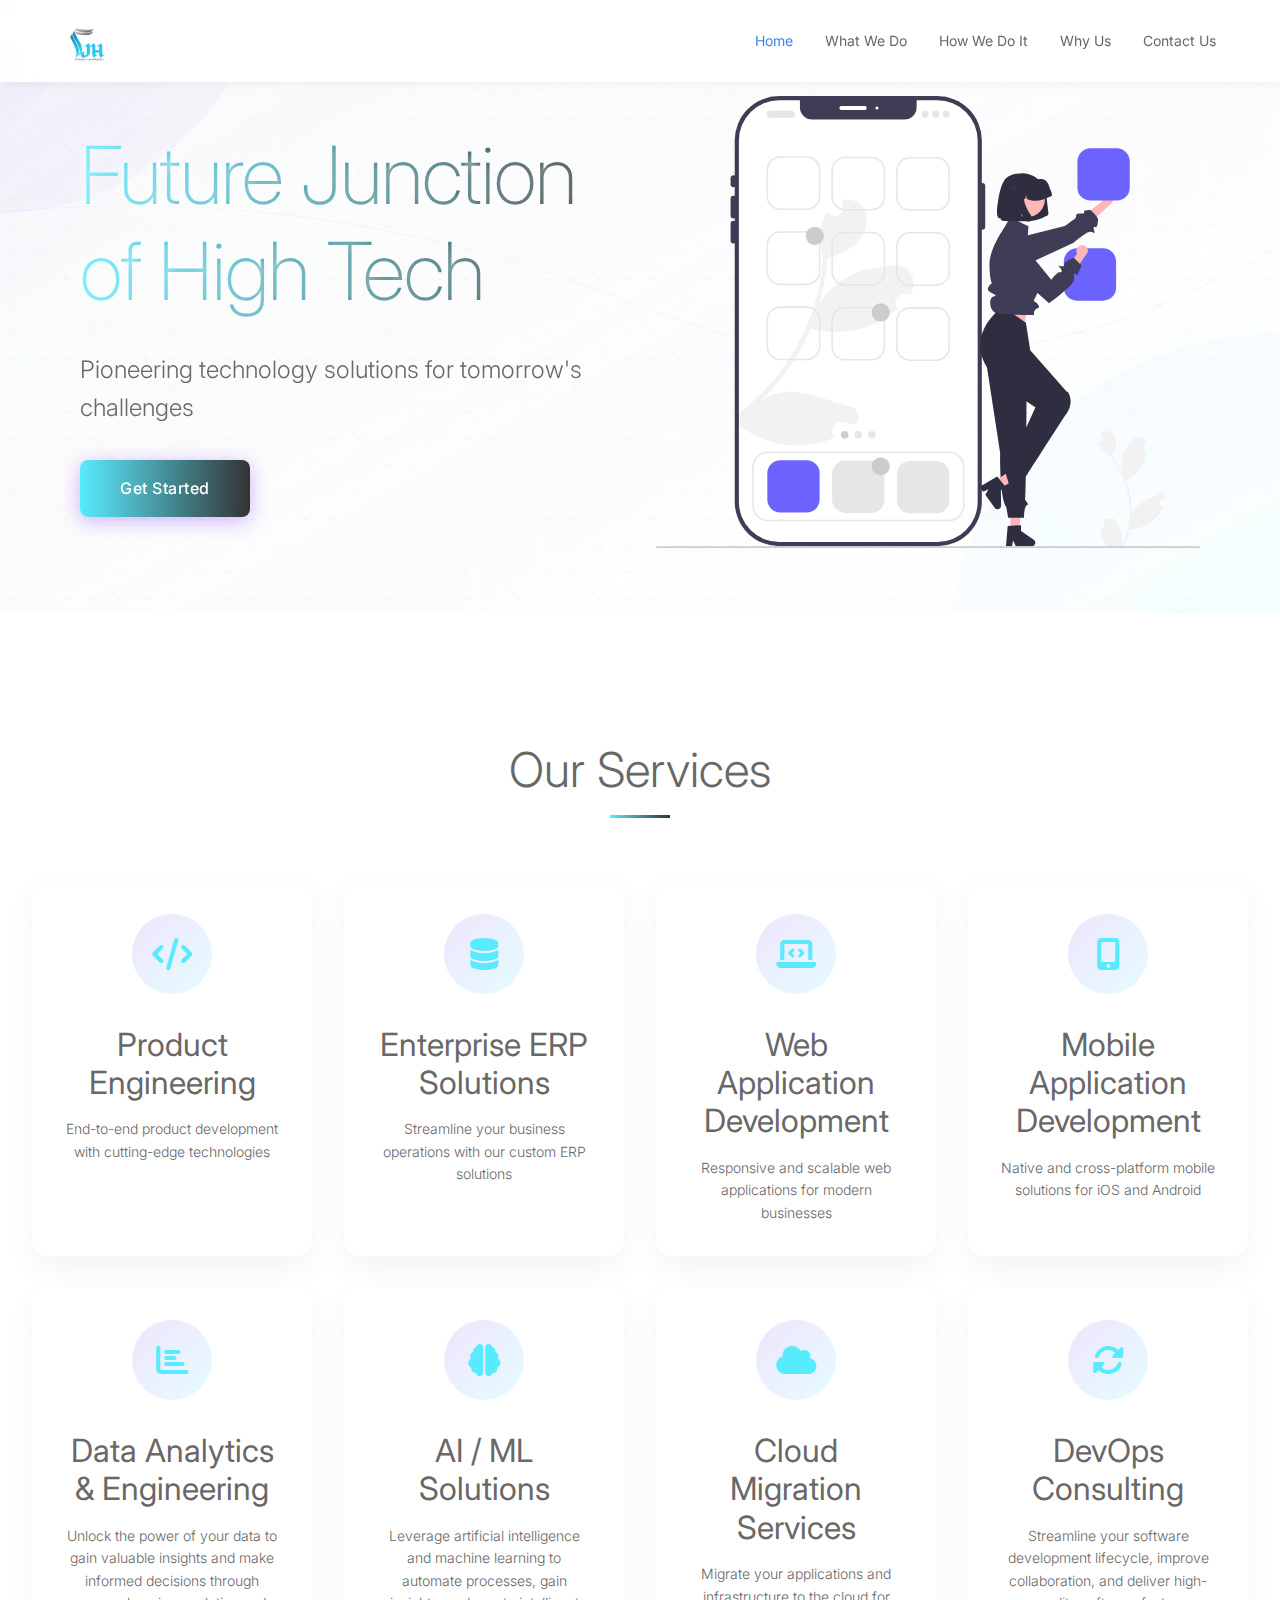
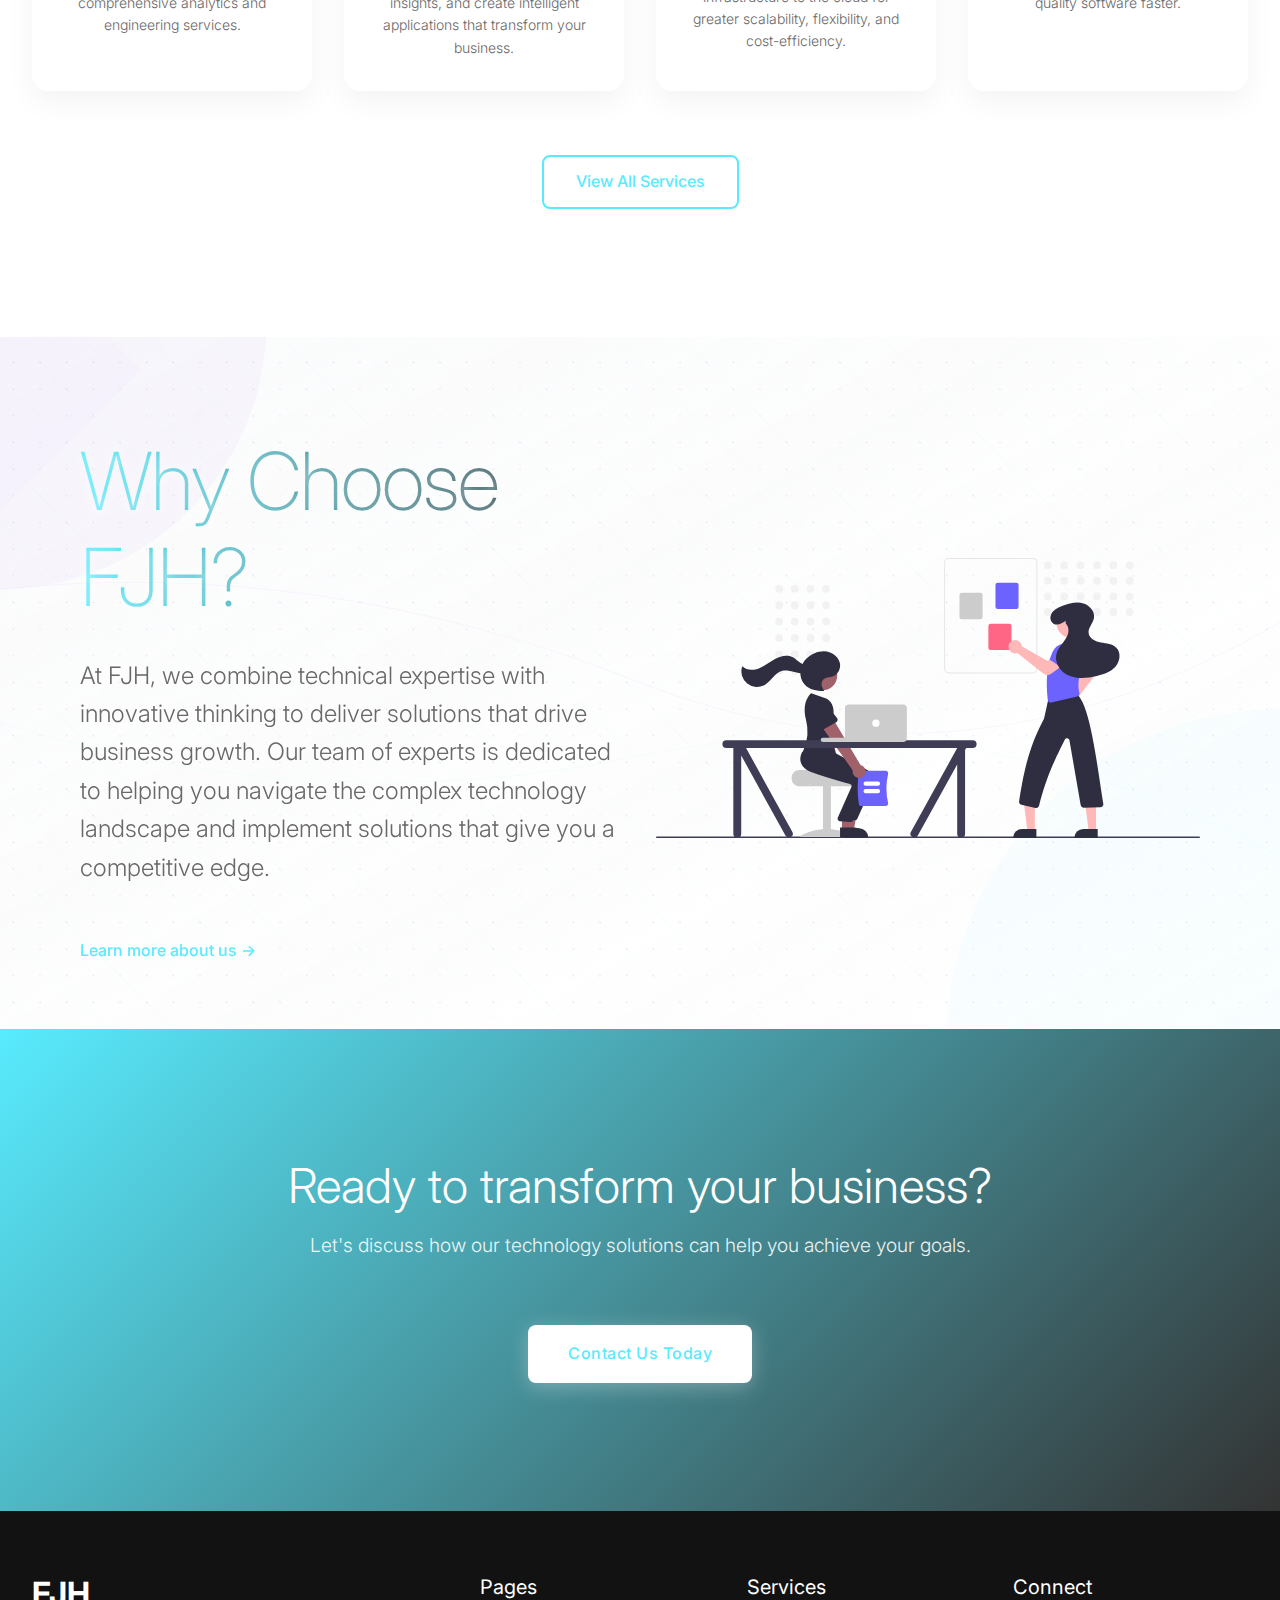
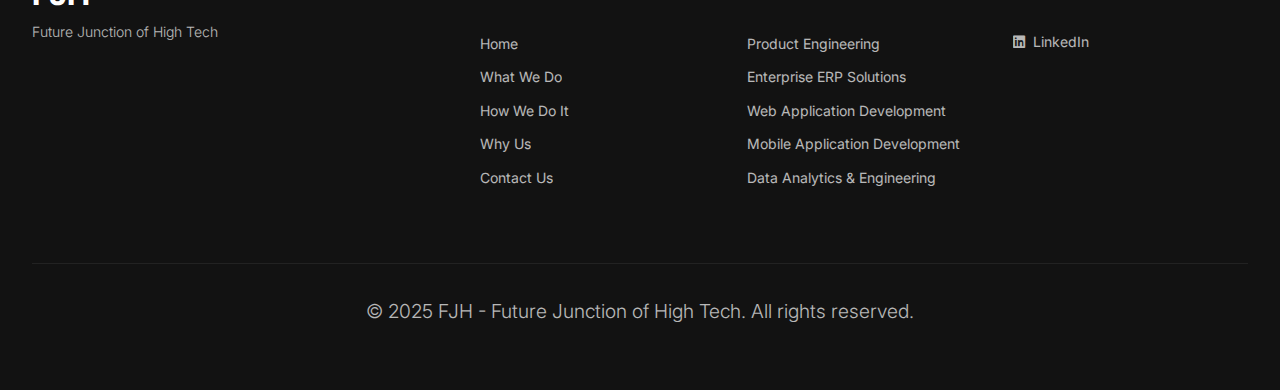
<file: index.html>
<!DOCTYPE html>
<html lang="en">

<head>
    <meta charset="UTF-8">
    <meta name="viewport" content="width=device-width, initial-scale=1.0">
    <title>FJH - Future Junction of High Tech</title>
    <link rel="icon" type="image/png" href="images/fjh-logo.png">
    <link rel="stylesheet" href="css/style.css">
    <link rel="stylesheet" href="css/animations.css">
    <link rel="preconnect" href="https://fonts.googleapis.com">
    <link rel="preconnect" href="https://fonts.gstatic.com" crossorigin>
    <link href="https://fonts.googleapis.com/css2?family=Inter:wght@100;200;300;400;500;600;700&display=swap"
        rel="stylesheet">
    <link rel="stylesheet" href="https://cdnjs.cloudflare.com/ajax/libs/font-awesome/6.4.0/css/all.min.css"
        crossorigin="anonymous" referrerpolicy="no-referrer" />
</head>

<body>
    <header>
        <nav class="navbar">
            <div class="logo">
                <a href="index.html">
                    <img src="images/fjh-logo.png" alt="FJH Logo" />
                </a>
            </div>
            <div class="nav-links">
                <ul>
                    <li><a href="index.html" class="active">Home</a></li>
                    <li><a href="what-we-do.html">What We Do</a></li>
                    <li><a href="how-we-do-it.html">How We Do It</a></li>
                    <li><a href="why-us.html">Why Us</a></li>
                    <li><a href="contact.html">Contact Us</a></li>
                </ul>
            </div>
            <div class="menu-btn">
                <div class="menu-btn__burger"></div>
            </div>
        </nav>
    </header>

    <main>
        <section class="page-header">
            <div class="container">
                <div class="page-header-content">
                    <h1 class="fade-in">Future Junction of High Tech</h1>
                    <p class="slide-up">Pioneering technology solutions for tomorrow's challenges</p>

                    <a href="contact.html" class="cta-button pulse">Get Started</a>
                </div>
                <div class="page-header-illustration">
                    <img src="images/home-illustration.svg" alt="FJH Technology Illustration" class="slide-in-right">
                </div>
            </div>
        </section>

        <section class="services-preview">
            <h2 class="section-title">Our Services</h2>
            <div class="services-grid">
                <div class="service-card fade-in">
                    <div class="service-icon">
                        <i class="fas fa-code"></i>
                    </div>
                    <h3>Product Engineering</h3>
                    <p>End-to-end product development with cutting-edge technologies</p>
                </div>
                <div class="service-card fade-in">
                    <div class="service-icon">
                        <i class="fas fa-database"></i>
                    </div>
                    <h3>Enterprise ERP Solutions</h3>
                    <p>Streamline your business operations with our custom ERP solutions</p>
                </div>
                <div class="service-card fade-in">
                    <div class="service-icon">
                        <i class="fas fa-laptop-code"></i>
                    </div>
                    <h3>Web Application Development</h3>
                    <p>Responsive and scalable web applications for modern businesses</p>
                </div>
                <div class="service-card fade-in">
                    <div class="service-icon">
                        <i class="fas fa-mobile-alt"></i>
                    </div>
                    <h3>Mobile Application Development</h3>
                    <p>Native and cross-platform mobile solutions for iOS and Android</p>
                </div>
                <div class="service-card fade-in">
                    <div class="service-icon">
                        <i class="fas fa-chart-bar"></i>
                    </div>
                    <h3>Data Analytics & Engineering</h3>
                    <p>Unlock the power of your data to gain valuable insights and make informed decisions through
                        comprehensive analytics and engineering services.</p>
                </div>
                <div class="service-card fade-in">
                    <div class="service-icon">
                        <i class="fas fa-brain"></i>
                    </div>
                    <h3>AI / ML Solutions</h3>
                    <p>Leverage artificial intelligence and machine learning to automate processes, gain insights, and
                        create intelligent applications that transform your business.</p>
                </div>
                <div class="service-card fade-in">
                    <div class="service-icon">
                        <i class="fas fa-cloud"></i>
                    </div>
                    <h3>Cloud Migration Services</h3>
                    <p>Migrate your applications and infrastructure to the cloud for greater scalability, flexibility,
                        and cost-efficiency.</p>
                </div>
                <div class="service-card fade-in">
                    <div class="service-icon">
                        <i class="fas fa-sync-alt"></i>
                    </div>
                    <h3>DevOps Consulting</h3>
                    <p>Streamline your software development lifecycle, improve collaboration, and deliver high-quality
                        software faster.</p>
                </div>
            </div>
            <div class="center-btn">
                <a href="what-we-do.html" class="outline-button">View All Services</a>
            </div>
        </section>
        <section class="page-header">
            <div class="container">
                <div class="page-header-content">
                    <h1 class="fade-in">Why Choose FJH?</h1>
                    <p class="slide-up">At FJH, we combine technical expertise with innovative thinking to deliver
                        solutions that drive
                        business growth. Our team of experts is dedicated to helping you navigate the complex technology
                        landscape and implement solutions that give you a competitive edge.</p>
                    <br />
                    <br />
                    <a href="why-us.html" class="text-link">Learn more about us <span>&rarr;</span></a>

                </div>
                <div class="page-header-illustration">
                    <img src="images/team_work.svg" alt="FJH Technology Illustration" class="slide-in-right">

                </div>
            </div>
        </section>
        <!-- <section class="about-preview">
            <div class="about-content">
                <h2 class="section-title"></h2>
                <p></p>
                <a href="why-us.html" class="text-link">Learn more about us <span>&rarr;</span></a>
            </div>
            <div class="about-image">
                <div class="image-container">
                    <object type="image/svg+xml" data="images/team_work.svg" class="fade-in"></object>

                </div>
            </div>
        </section> -->

        <section class="cta-section">
            <div class="cta-content">
                <h2>Ready to transform your business?</h2>
                <p>Let's discuss how our technology solutions can help you achieve your goals.</p>
                <a href="contact.html" class="cta-button">Contact Us Today</a>
            </div>
        </section>
    </main>

    <footer>
        <div class="footer-content">
            <div class="footer-logo">
                <h2>FJH</h2>
                <p>Future Junction of High Tech</p>
            </div>
            <div class="footer-links">
                <div class="footer-column">
                    <h3>Pages</h3>
                    <ul>
                        <li><a href="index.html">Home</a></li>
                        <li><a href="what-we-do.html">What We Do</a></li>
                        <li><a href="how-we-do-it.html">How We Do It</a></li>
                        <li><a href="why-us.html">Why Us</a></li>
                        <li><a href="contact.html">Contact Us</a></li>
                    </ul>
                </div>
                <div class="footer-column">
                    <h3>Services</h3>
                    <ul>
                        <li><a href="what-we-do.html#product-engineering">Product Engineering</a></li>
                        <li><a href="what-we-do.html#erp-solutions">Enterprise ERP Solutions</a></li>
                        <li><a href="what-we-do.html#web-development">Web Application Development</a></li>
                        <li><a href="what-we-do.html#mobile-development">Mobile Application Development</a></li>
                        <li><a href="what-we-do.html#mobile-development">Data Analytics & Engineering</a></li>

                    </ul>
                </div>
                <div class="footer-column">
                    <h3>Connect</h3>
                    <ul class="social-links">
                        <li><a href="#"><i class="fab fa-linkedin"></i> LinkedIn</a></li>

                    </ul>
                </div>
            </div>
        </div>
        <div class="footer-bottom">
            <p>&copy; 2025 FJH - Future Junction of High Tech. All rights reserved.</p>
        </div>
    </footer>

    <script src="js/script.js"></script>
    <script src="js/animations.js"></script>
</body>

</html>
</file>
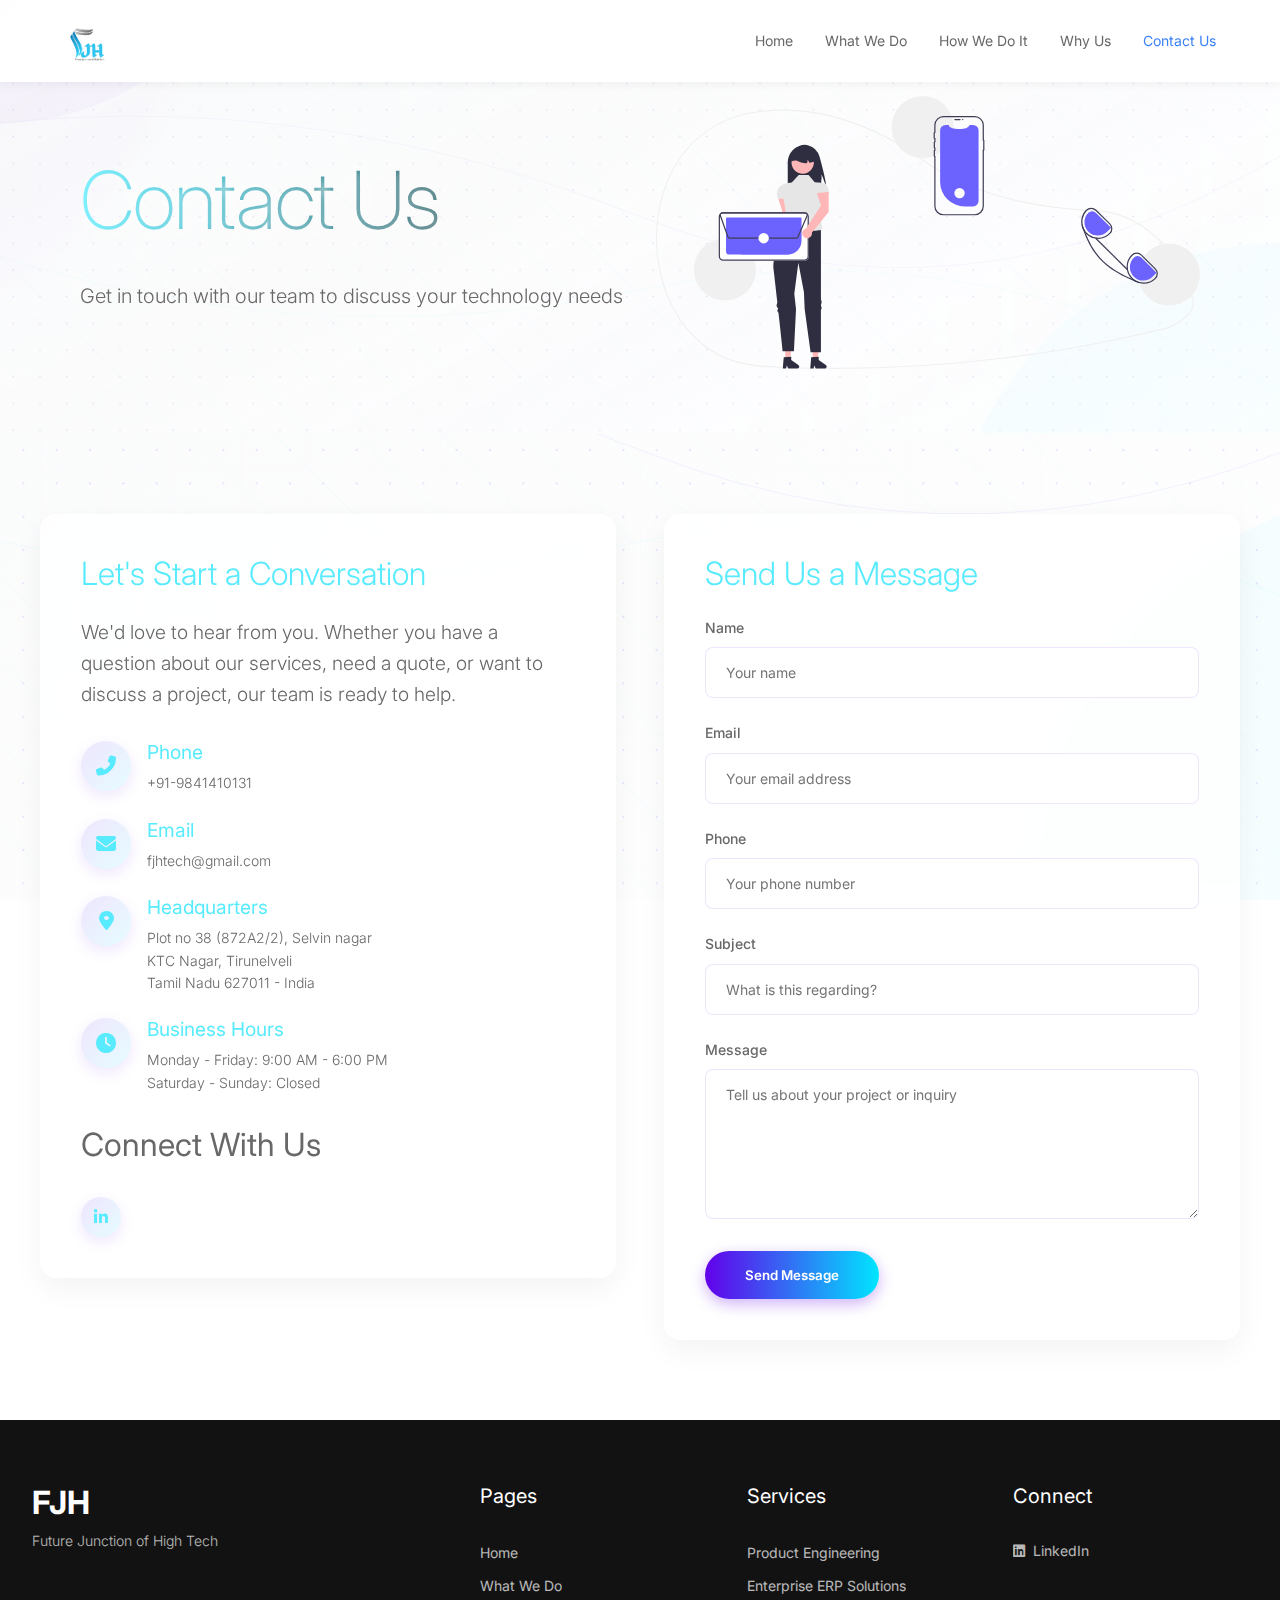
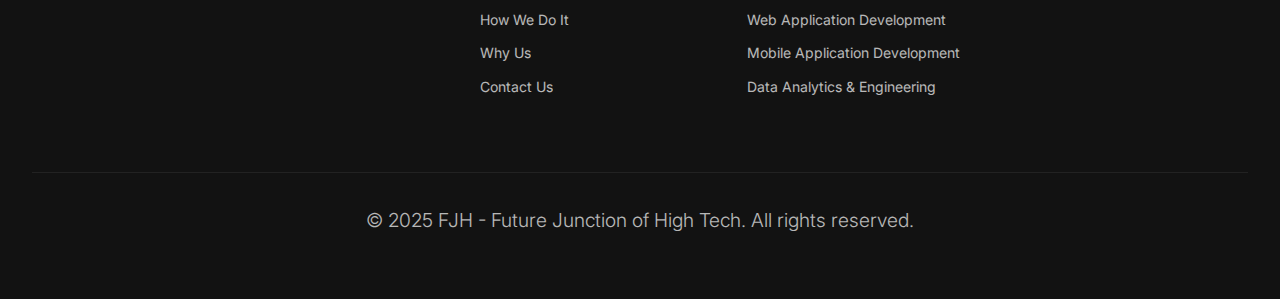
<file: contact.html>
<!DOCTYPE html>
<html lang="en">

<head>
    <meta charset="UTF-8">
    <meta name="viewport" content="width=device-width, initial-scale=1.0">
    <meta name="description" content="Get in touch with our team to discuss your technology needs and solutions">
    <meta name="theme-color" content="#6200EA">
    <title>Contact Us | FJH - Future Junction of High Tech</title>
    <link rel="icon" type="image/png" href="images/fjh-logo.png">

    <link rel="stylesheet" href="css/style.css">
    <link rel="stylesheet" href="css/animations.css">
    <link rel="stylesheet" href="css/contact.css">
    <link rel="preconnect" href="https://fonts.googleapis.com">
    <link rel="preconnect" href="https://fonts.gstatic.com" crossorigin>
    <link href="https://fonts.googleapis.com/css2?family=Inter:wght@100;200;300;400;500;600;700&display=swap"
        rel="stylesheet">
    <link rel="stylesheet" href="https://cdnjs.cloudflare.com/ajax/libs/font-awesome/6.4.0/css/all.min.css"
        crossorigin="anonymous" referrerpolicy="no-referrer" />
</head>

<body>
    <header>
        <nav class="navbar">
            <div class="logo">
                <a href="index.html"><img src="images/fjh-logo.png" alt="FJH Logo" /></a>
            </div>
            <div class="nav-links">
                <ul>
                    <li><a href="index.html">Home</a></li>
                    <li><a href="what-we-do.html">What We Do</a></li>
                    <li><a href="how-we-do-it.html">How We Do It</a></li>
                    <li><a href="why-us.html">Why Us</a></li>
                    <li><a href="contact.html" class="active">Contact Us</a></li>
                </ul>
            </div>
            <div class="menu-btn">
                <div class="menu-btn__burger"></div>
            </div>
        </nav>
    </header>

    <main>
        <section class="page-header">
            <div class="container">
                <div class="page-header-content">
                    <h1 class="fade-in">Contact Us</h1>
                    <p class="slide-up">Get in touch with our team to discuss your technology needs</p>
                </div>
                <div class="page-header-illustration">
                    <img src="images/contact-illustration.svg" alt="FJH Technology Illustration" class="slide-in-right">

                </div>
            </div>
        </section>

        <section class="contact-section">
            <div class="contact-container">
                <div class="contact-info animate-on-scroll fade-right">
                    <h2>Let's Start a Conversation</h2>
                    <p>We'd love to hear from you. Whether you have a question about our services, need a quote, or want
                        to discuss a project, our team is ready to help.</p>

                    <div class="contact-details">
                        <!-- Phone -->
                        <div class="contact-item">
                            <div class="contact-icon">
                                <i class="fas fa-phone-alt"></i>
                            </div>
                            <div class="contact-text">
                                <h3>Phone</h3>
                                <p>+91-9841410131</p>
                            </div>
                        </div>

                        <!-- Email -->
                        <div class="contact-item">
                            <div class="contact-icon">
                                <i class="fas fa-envelope"></i>
                            </div>
                            <div class="contact-text">
                                <h3>Email</h3>
                                <p>fjhtech@gmail.com</p>
                            </div>
                        </div>

                        <!-- Address -->
                        <div class="contact-item">
                            <div class="contact-icon">
                                <i class="fas fa-map-marker-alt"></i>
                            </div>
                            <div class="contact-text">
                                <h3>Headquarters</h3>
                                <p>Plot no 38 (872A2/2), Selvin nagar<br>KTC Nagar, Tirunelveli<br> Tamil Nadu 627011 - India
                                </p>
                            </div>
                        </div>

                        <!-- Hours -->
                        <div class="contact-item">
                            <div class="contact-icon">
                                <i class="fas fa-clock"></i>
                            </div>
                            <div class="contact-text">
                                <h3>Business Hours</h3>
                                <p>Monday - Friday: 9:00 AM - 6:00 PM<br>Saturday - Sunday: Closed</p>
                            </div>
                        </div>
                    </div>

                    <h3>Connect With Us</h3>
                    <div class="social-links-contact">
                        <a href="#"><i class="fab fa-linkedin-in"></i></a>
                    </div>
                </div>

                <div class="form-container animate-on-scroll fade-left">
                    <h2>Send Us a Message</h2>
                    <form id="contact-form" action="https://formspree.io/f/mjkowboj" method="POST">
                        <div class="form-group">
                            <label for="name">Name</label>
                            <input name="name" type="text" id="name" class="form-control" placeholder="Your name"
                                required>
                        </div>

                        <div class="form-group">
                            <label for="email">Email</label>
                            <input name="email" type="email" id="email" class="form-control"
                                placeholder="Your email address" required>
                        </div>

                        <div class="form-group">
                            <label for="phone">Phone</label>
                            <input name="phone" type="tel" id="phone" class="form-control"
                                placeholder="Your phone number" required>
                        </div>

                        <div class="form-group">
                            <label for="subject">Subject</label>
                            <input name="subject" type="text" id="subject" class="form-control"
                                placeholder="What is this regarding?" required>
                        </div>

                        <div class="form-group">
                            <label for="message">Message</label>
                            <textarea name="message" id="message" class="form-control"
                                placeholder="Tell us about your project or inquiry" required></textarea>
                        </div>

                        <button type="submit" class="submit-btn">Send Message</button>
                    </form>
                </div>
            </div>
        </section>



    </main>

    <footer>
        <div class="footer-content">
            <div class="footer-logo">
                <h2>FJH</h2>
                <p>Future Junction of High Tech</p>
            </div>
            <div class="footer-links">
                <div class="footer-column">
                    <h3>Pages</h3>
                    <ul>
                        <li><a href="index.html">Home</a></li>
                        <li><a href="what-we-do.html">What We Do</a></li>
                        <li><a href="how-we-do-it.html">How We Do It</a></li>
                        <li><a href="why-us.html">Why Us</a></li>
                        <li><a href="contact.html">Contact Us</a></li>
                    </ul>
                </div>
                <div class="footer-column">
                    <h3>Services</h3>
                    <ul>
                        <li><a href="what-we-do.html#product-engineering">Product Engineering</a></li>
                        <li><a href="what-we-do.html#erp-solutions">Enterprise ERP Solutions</a></li>
                        <li><a href="what-we-do.html#web-development">Web Application Development</a></li>
                        <li><a href="what-we-do.html#mobile-development">Mobile Application Development</a></li>
                        <li><a href="what-we-do.html#mobile-development">Data Analytics & Engineering</a></li>
                    </ul>
                </div>
                <div class="footer-column">
                    <h3>Connect</h3>
                    <ul class="social-links">
                        <li><a href="#"><i class="fab fa-linkedin"></i> LinkedIn</a></li>

                    </ul>
                </div>
            </div>
        </div>
        <div class="footer-bottom">
            <p>&copy; 2025 FJH - Future Junction of High Tech. All rights reserved.</p>
        </div>
    </footer>

    <script src="js/script.js"></script>
    <script src="js/animations.js"></script>
    <script src="js/contact.js"></script>
</body>

</html>
</file>
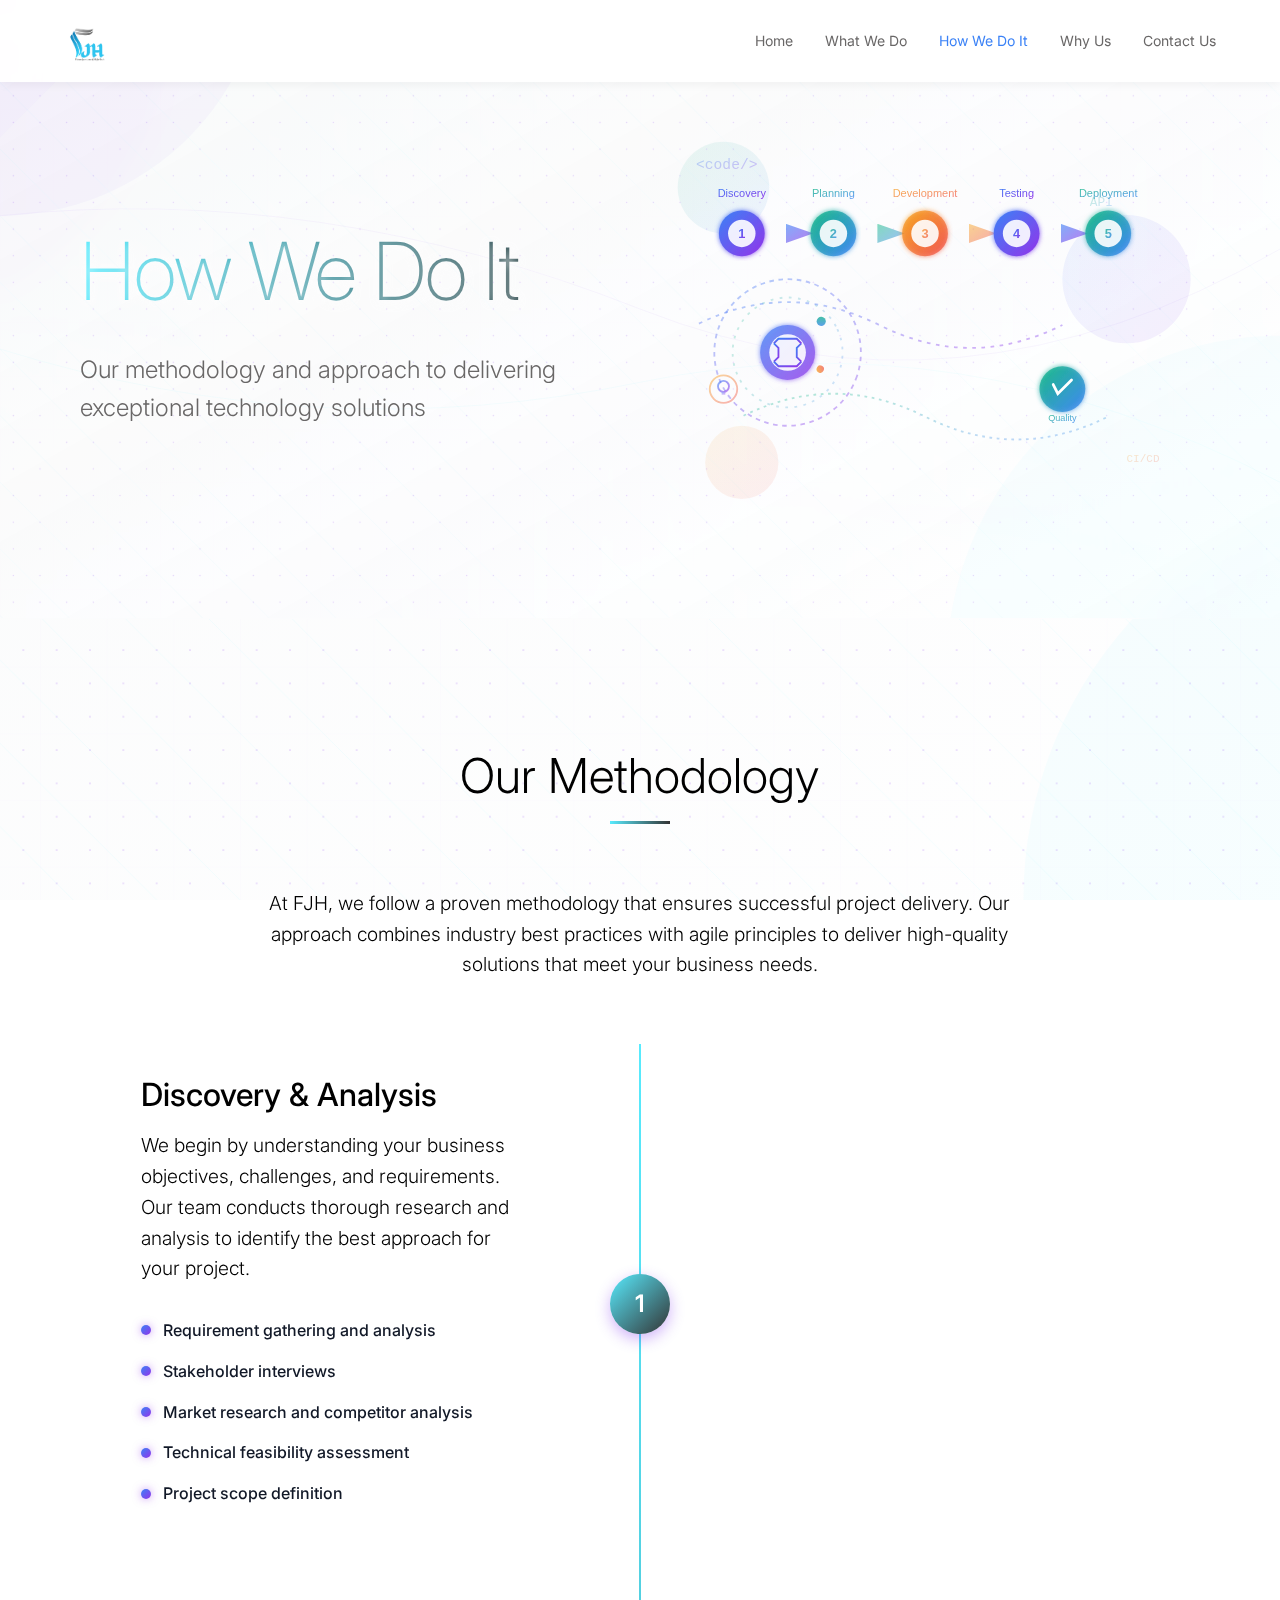
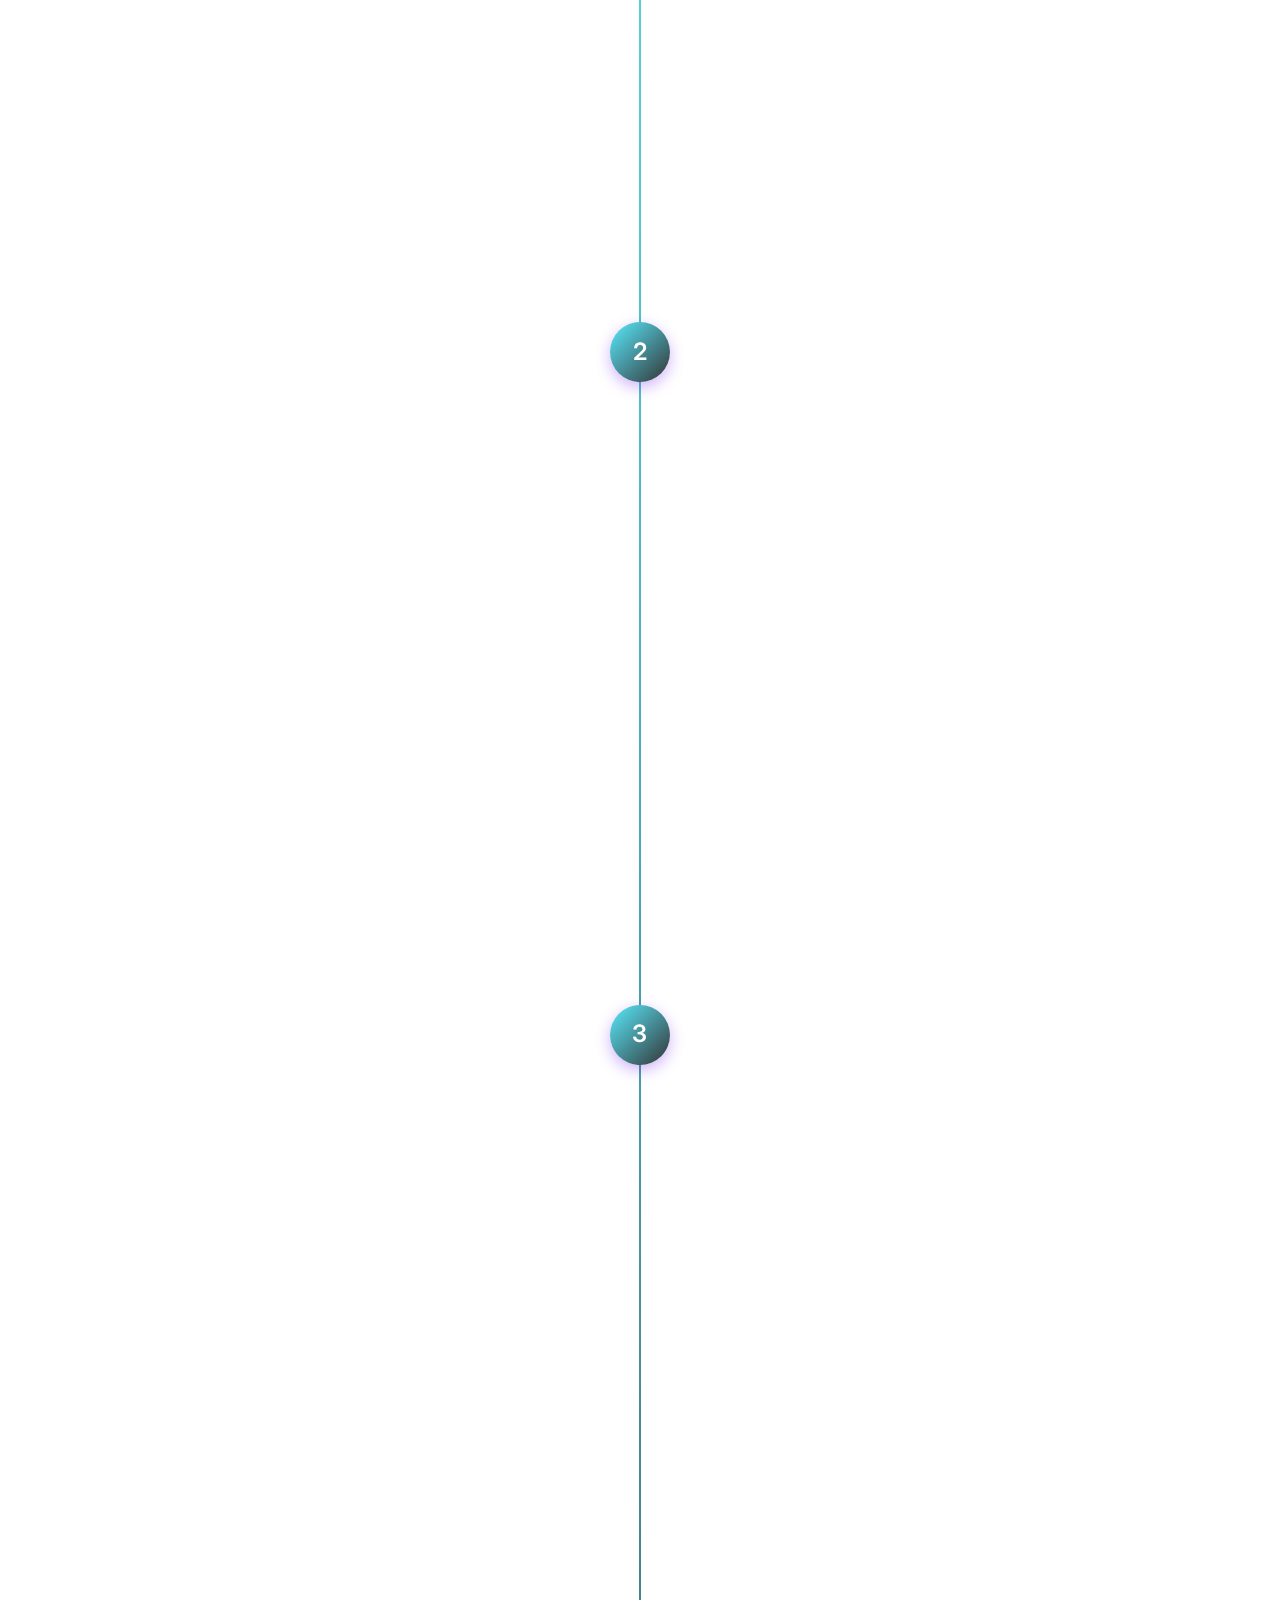
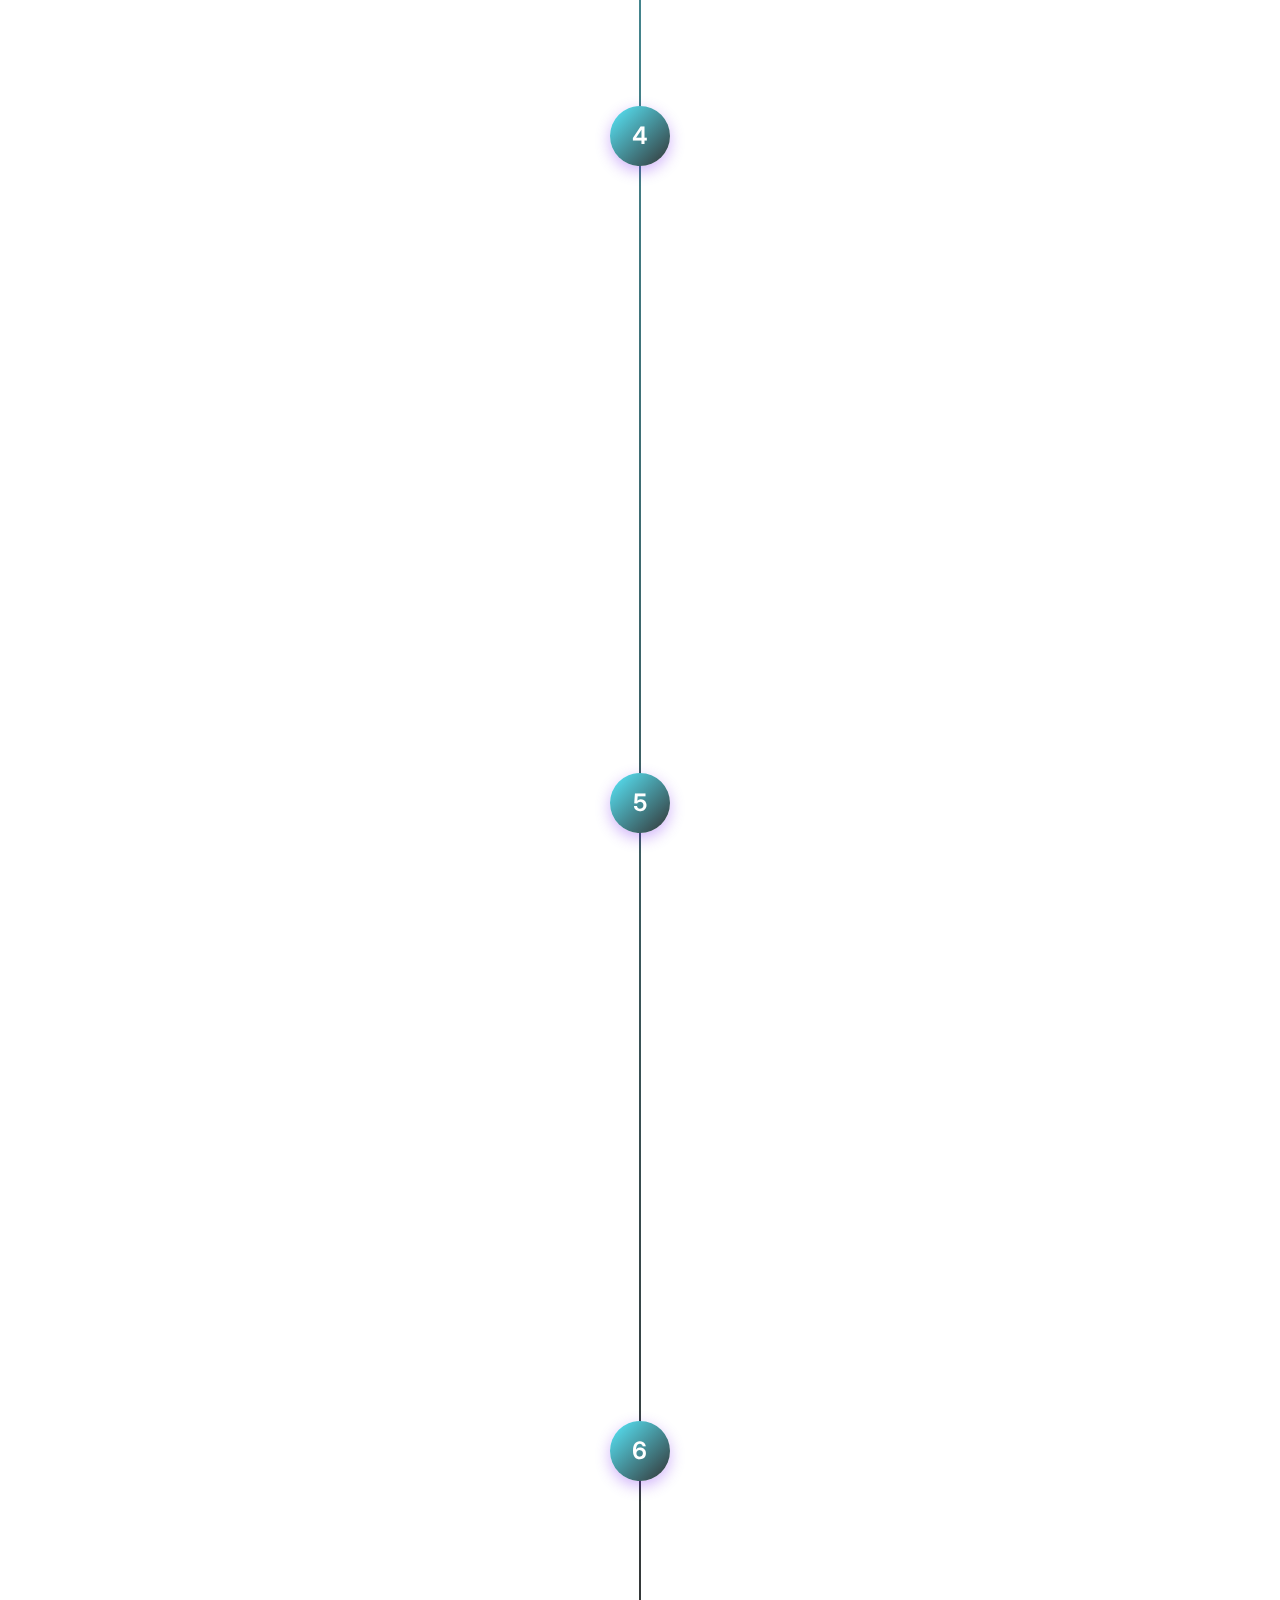
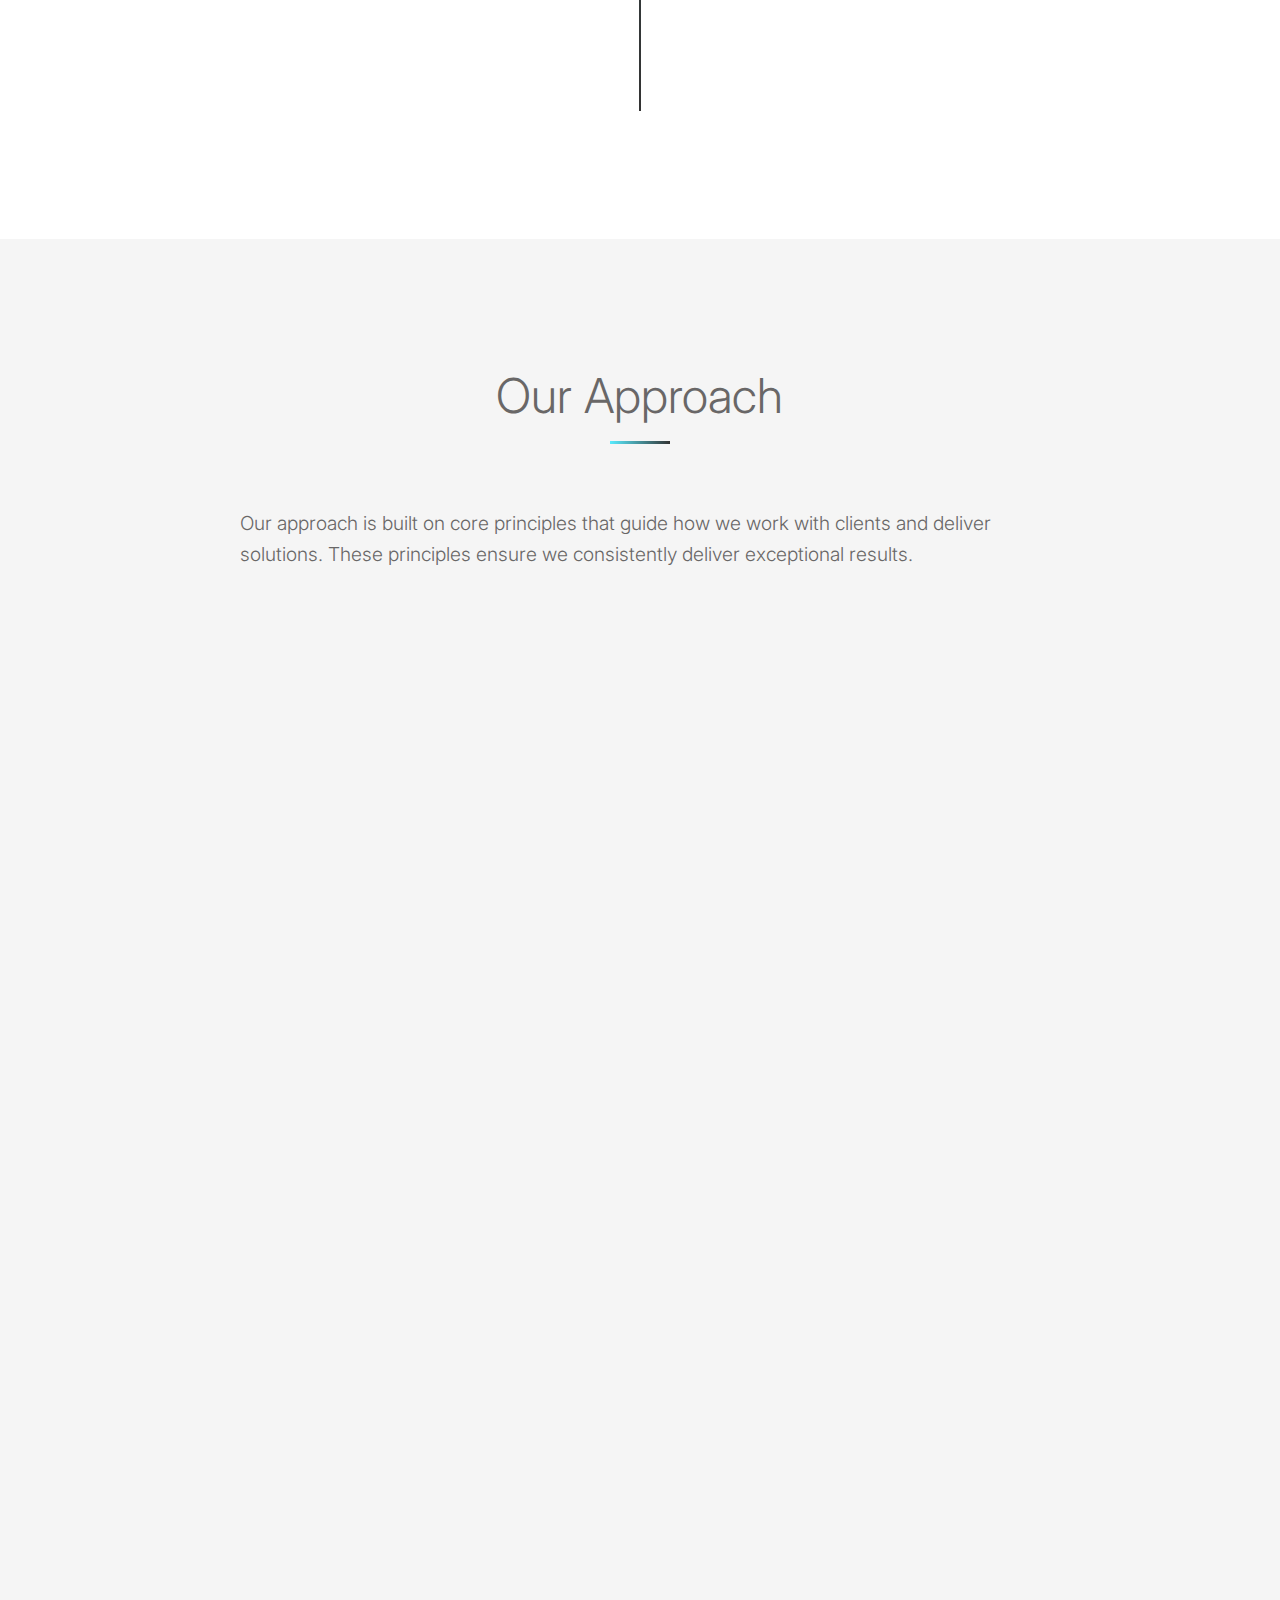
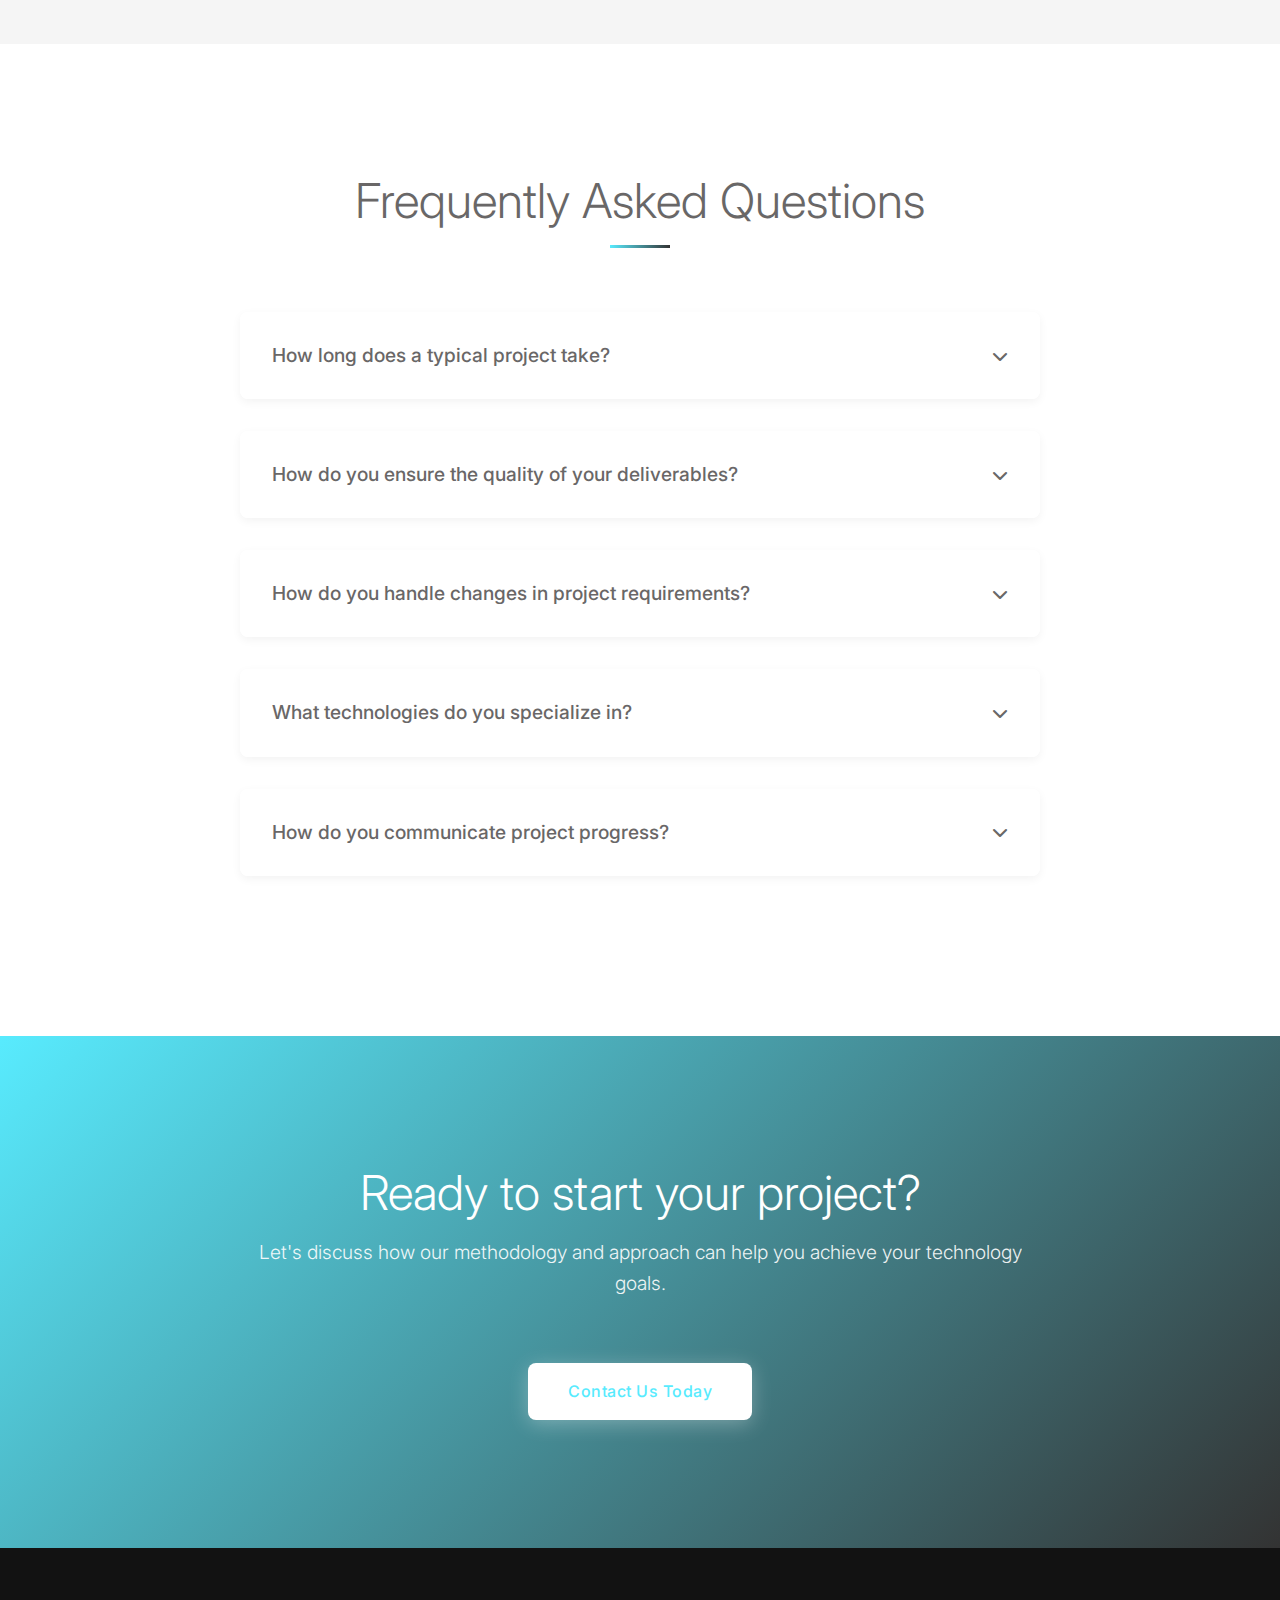
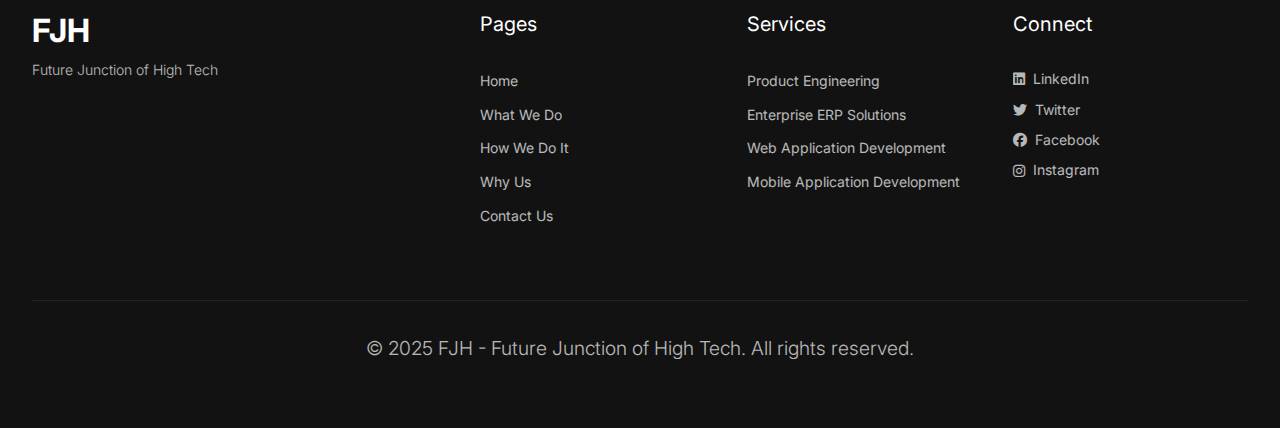
<file: how-we-do-it.html>
<!DOCTYPE html>
<html lang="en">

<head>
  <meta charset="UTF-8">
  <meta name="viewport" content="width=device-width, initial-scale=1.0">
  <title>How We Do It | FJH - Future Junction of High Tech</title>
  <link rel="icon" type="image/png" href="images/fjh-logo.png">
  <link rel="stylesheet" href="css/style.css">
  <link rel="stylesheet" href="css/animations.css">
  <link rel="preconnect" href="https://fonts.googleapis.com">
  <link rel="preconnect" href="https://fonts.gstatic.com" crossorigin>
  <link href="https://fonts.googleapis.com/css2?family=Inter:wght@100;200;300;400;500;600;700&display=swap"
    rel="stylesheet">
  <link rel="stylesheet" href="https://cdnjs.cloudflare.com/ajax/libs/font-awesome/6.4.0/css/all.min.css"
    crossorigin="anonymous" referrerpolicy="no-referrer" />
  <link rel="stylesheet" href="css/how-we-do-it.css">

</head>

<body>
  <header>
    <nav class="navbar">
      <div class="logo">
        <a href="index.html">
          <a href="index.html"><img src="images/fjh-logo.png" alt="FJH Logo" /></a>
        </a>
      </div>
      <div class="nav-links">
        <ul>
          <li><a href="index.html">Home</a></li>
          <li><a href="what-we-do.html">What We Do</a></li>
          <li><a href="how-we-do-it.html" class="active">How We Do It</a></li>
          <li><a href="why-us.html">Why Us</a></li>
          <li><a href="contact.html">Contact Us</a></li>
        </ul>
      </div>
      <div class="menu-btn">
        <div class="menu-btn__burger"></div>
      </div>
    </nav>
  </header>

  <main>
    <section class="page-header">
      <div class="container">
        <div class="page-header-content">
          <h1 class="fade-in">How We Do It</h1>
          <p class="slide-up">Our methodology and approach to delivering exceptional technology solutions</p>
        </div>
        <div class="page-header-illustration">
          <object style="width: 550px;" type="image/svg+xml" data="images/how-we-do-illustration.svg"
            class="fade-in">Why Choose Us
            Illustration</object>
        </div>
      </div>
    </section>

    <section class="methodology-section">
      <div class="container" style="position: relative; z-index: 1;">
        <div class="methodology-intro">
          <h2 class="section-title">Our Methodology</h2>
          <p>At FJH, we follow a proven methodology that ensures successful
            project delivery. Our approach combines industry best practices
            with agile principles to deliver high-quality solutions that meet
            your business needs.</p>
        </div>

        <div class="process-steps">
          <!-- Step 1: Discovery & Analysis -->
          <div class="process-step">
            <div class="step-number">1</div>
            <div class="step-content animate-on-scroll fade-right">
              <h3>Discovery &amp; Analysis</h3>
              <p>We begin by understanding your business objectives,
                challenges, and requirements. Our team conducts thorough
                research and analysis to identify the best approach for your
                project.</p>
              <ul class="modern-list">
                <li><span class="bullet-icon"></span> Requirement gathering and analysis</li>
                <li><span class="bullet-icon"></span> Stakeholder interviews</li>
                <li><span class="bullet-icon"></span> Market research and competitor analysis</li>
                <li><span class="bullet-icon"></span> Technical feasibility assessment</li>
                <li><span class="bullet-icon"></span> Project scope definition</li>
              </ul>
            </div>
            <div class="step-image animate-on-scroll fade-left">
              <!-- Embedded SVG instead of img tag -->
              <object style="width: 550px;" type="image/svg+xml" data="images/discovery1.svg" class="fade-in"></object>
            </div>
          </div>

          <!-- Step 2: Planning & Design -->
          <div class="process-step">
            <div class="step-number">2</div>
            <div class="step-content animate-on-scroll fade-left">
              <h3>Planning &amp; Design</h3>
              <p>Based on our analysis, we create a detailed project plan and
                design the solution architecture. Our design process focuses
                on creating intuitive user experiences and robust technical
                foundations.</p>
              <ul class="modern-list">
                <li><span class="bullet-icon"></span> Project roadmap and timeline</li>
                <li><span class="bullet-icon"></span> Solution architecture design</li>
                <li><span class="bullet-icon"></span> UI/UX design and prototyping</li>
                <li><span class="bullet-icon"></span> Technology stack selection</li>
                <li><span class="bullet-icon"></span> Resource allocation and planning</li>
              </ul>
            </div>
            <div class="step-image animate-on-scroll fade-right">
              <object style="width: 550px;" type="image/svg+xml" data="images/planning_design.svg"
                class="fade-in"></object>

            </div>
          </div>

          <!-- Step 3: Development & Implementation -->
          <div class="process-step">
            <div class="step-number">3</div>
            <div class="step-content animate-on-scroll fade-right">
              <h3>Development &amp; Implementation</h3>
              <p>Our development team follows agile methodologies to build
                your solution iteratively. We maintain transparent
                communication throughout the development process, providing
                regular updates on progress.</p>
              <ul class="modern-list">
                <li><span class="bullet-icon"></span> Agile development sprints</li>
                <li><span class="bullet-icon"></span> Continuous integration and delivery</li>
                <li><span class="bullet-icon"></span> Code reviews and quality assurance</li>
                <li><span class="bullet-icon"></span> Regular client demos and feedback</li>
                <li><span class="bullet-icon"></span> Documentation and knowledge transfer</li>
              </ul>
            </div>
            <div class="step-image animate-on-scroll fade-left">
              <object style="width: 550px;" type="image/svg+xml" data="images/development1.svg"
                class="fade-in"></object>

            </div>
          </div>

          <!-- Step 4: Testing & Quality Assurance -->
          <div class="process-step">
            <div class="step-number">4</div>
            <div class="step-content animate-on-scroll fade-left">
              <h3>Testing &amp; Quality Assurance</h3>
              <p>We conduct comprehensive testing to ensure your solution
                meets the highest quality standards. Our QA process includes
                functional, performance, security, and usability testing.</p>
              <ul class="modern-list">
                <li><span class="bullet-icon"></span> Functional and regression testing</li>
                <li><span class="bullet-icon"></span> Performance and load testing</li>
                <li><span class="bullet-icon"></span> Security vulnerability assessment</li>
                <li><span class="bullet-icon"></span> User acceptance testing</li>
                <li><span class="bullet-icon"></span> Bug fixing and optimization</li>
              </ul>
            </div>
            <div class="step-image animate-on-scroll fade-right">
              <!-- Embedded SVG instead of img tag -->
              <object style="width: 550px;" type="image/svg+xml" data="images/testing1.svg" class="fade-in"></object>

            </div>
          </div>

          <!-- Step 5: Deployment & Launch -->
          <div class="process-step">
            <div class="step-number">5</div>
            <div class="step-content animate-on-scroll fade-right">
              <h3>Deployment &amp; Launch</h3>
              <p>We carefully plan and execute the deployment process to
                ensure a smooth transition to production. Our team handles all
                aspects of the launch, from infrastructure setup to data
                migration.</p>
              <ul class="modern-list">
                <li>
                  <span class="bullet-icon"></span>
                  Deployment planning and strategy
                </li>
                <li>
                  <span class="bullet-icon"></span>
                  Infrastructure setup and configuration
                </li>
                <li>
                  <span class="bullet-icon"></span>
                  Data migration and validation
                </li>
                <li>
                  <span class="bullet-icon"></span>
                  Go-live support and monitoring
                </li>
                <li>
                  <span class="bullet-icon"></span>
                  User training and onboarding
                </li>
              </ul>
            </div>
            <div class="step-image animate-on-scroll fade-left">
              <object style="width: 550px;" type="image/svg+xml" data="images/deployment1.svg" class="fade-in"></object>

            </div>
          </div>

          <!-- Step 6: Support & Optimization -->
          <div class="process-step">
            <div class="step-number">6</div>
            <div class="step-content animate-on-scroll fade-left">
              <h3>Support & Optimization</h3>
              <p>Our relationship doesn't end at launch. We provide ongoing
                support and continuously optimize your solution to ensure it
                evolves with your business needs and stays ahead of the
                technology curve.</p>
              <ul class="modern-list">
                <li>
                  <span class="bullet-icon"></span>
                  24/7 technical support
                </li>
                <li>
                  <span class="bullet-icon"></span>
                  Performance monitoring and optimization
                </li>
                <li>
                  <span class="bullet-icon"></span>
                  Regular updates and maintenance
                </li>
                <li>
                  <span class="bullet-icon"></span>
                  Feature enhancements and upgrades
                </li>
                <li>
                  <span class="bullet-icon"></span>
                  Long-term partnership and growth planning
                </li>
              </ul>
            </div>
            <div class="step-image animate-on-scroll fade-right">
              <object style="width: 550px;" type="image/svg+xml" data="images/support1.svg" class="fade-in"></object>

            </div>
          </div>
        </div>
      </div>
    </section>

    <section class="approach-section">
      <div class="container">
        <h2 class="section-title">Our Approach</h2>
        <p class="text-center" style="max-width: 800px; margin: 0 auto var(--spacing-lg);">Our
          approach is built on core principles that guide how we work with
          clients and deliver solutions. These principles ensure we
          consistently deliver exceptional results.</p>

        <div class="approach-grid">
          <!-- Client-Centric -->
          <div class="approach-card animate-on-scroll fade-up">
            <div class="approach-icon">
              <i class="fas fa-users"></i>
            </div>
            <h3>Client-Centric</h3>
            <p>We put your needs at the center of everything we do. Our
              solutions are tailored to your specific business requirements
              and goals.</p>
          </div>

          <!-- Agile Methodology -->
          <div class="approach-card animate-on-scroll fade-up">
            <div class="approach-icon">
              <i class="fas fa-sync"></i>
            </div>
            <h3>Agile Methodology</h3>
            <p>We embrace agile principles to deliver value incrementally,
              adapt to changing requirements, and maintain transparent
              communication.</p>
          </div>

          <!-- Innovation-Driven -->
          <div class="approach-card animate-on-scroll fade-up">
            <div class="approach-icon">
              <i class="fas fa-lightbulb"></i>
            </div>
            <h3>Innovation-Driven</h3>
            <p>We continuously explore new technologies and approaches to
              solve complex problems and create innovative solutions.</p>
          </div>

          <!-- Quality-Focused -->
          <div class="approach-card animate-on-scroll fade-up">
            <div class="approach-icon">
              <i class="fas fa-check-circle"></i>
            </div>
            <h3>Quality-Focused</h3>
            <p>We maintain the highest standards of quality in everything we
              do, from code quality to user experience and performance.</p>
          </div>

          <!-- Collaborative Partnership -->
          <div class="approach-card animate-on-scroll fade-up">
            <div class="approach-icon">
              <i class="fas fa-handshake"></i>
            </div>
            <h3>Collaborative Partnership</h3>
            <p>We work as an extension of your team, fostering open
              communication and collaboration throughout the project
              lifecycle.</p>
          </div>

          <!-- Data-Driven Decisions -->
          <div class="approach-card animate-on-scroll fade-up">
            <div class="approach-icon">
              <i class="fas fa-chart-line"></i>
            </div>
            <h3>Data-Driven Decisions</h3>
            <p>We leverage data and analytics to make informed decisions and
              measure the success of our solutions.</p>
          </div>
        </div>
      </div>
    </section>

    <section class="faq-section">
      <div class="container">
        <h2 class="section-title">Frequently Asked Questions</h2>
        <div class="faq-container">
          <!-- FAQ Item 1 -->
          <div class="faq-item">
            <div class="faq-question">
              <h3>How long does a typical project take?</h3>
              <i class="fas fa-chevron-down"></i>
            </div>
            <div class="faq-answer">
              <p>Project timelines vary depending on the scope, complexity,
                and requirements. A simple web application might take 2-3
                months, while a complex enterprise solution could take 6-12
                months. During our initial consultation, we'll provide a
                detailed timeline based on your specific project needs.</p>
            </div>
          </div>

          <!-- FAQ Item 2 -->
          <div class="faq-item">
            <div class="faq-question">
              <h3>How do you ensure the quality of your deliverables?</h3>
              <i class="fas fa-chevron-down"></i>
            </div>
            <div class="faq-answer">
              <p>We have a comprehensive quality assurance process that
                includes code reviews, automated testing, manual testing, and
                user acceptance testing. Our QA team works alongside
                developers to ensure that all requirements are met and the
                solution performs optimally under various conditions.</p>
            </div>
          </div>

          <!-- FAQ Item 3 -->
          <div class="faq-item">
            <div class="faq-question">
              <h3>How do you handle changes in project requirements?</h3>
              <i class="fas fa-chevron-down"></i>
            </div>
            <div class="faq-answer">
              <p>Our agile approach allows us to accommodate changes
                throughout the project lifecycle. We work closely with you to
                prioritize requirements and make adjustments as needed. Any
                significant changes that impact the project scope, timeline,
                or budget are discussed and agreed upon before
                implementation.</p>
            </div>
          </div>

          <!-- FAQ Item 4 -->
          <div class="faq-item">
            <div class="faq-question">
              <h3>What technologies do you specialize in?</h3>
              <i class="fas fa-chevron-down"></i>
            </div>
            <div class="faq-answer">
              <p>We have expertise in a wide range of technologies, including
                but not limited to: JavaScript (React, Angular, Vue, Node.js),
                Python, Java, .NET, PHP, mobile development (iOS, Android,
                React Native, Flutter), cloud platforms (AWS, Azure, Google
                Cloud), and database technologies (SQL, NoSQL). We select the
                most appropriate technology stack based on your project
                requirements.</p>
            </div>
          </div>

          <!-- FAQ Item 5 -->
          <div class="faq-item">
            <div class="faq-question">
              <h3>How do you communicate project progress?</h3>
              <i class="fas fa-chevron-down"></i>
            </div>
            <div class="faq-answer">
              <p>We maintain transparent communication throughout the project.
                You'll have access to project management tools where you can
                track progress in real-time. We also conduct regular status
                meetings, provide sprint demos, and send detailed progress
                reports to keep you informed at every stage.</p>
            </div>
          </div>
        </div>
      </div>
    </section>

    <section class="cta-section">
      <div class="cta-content">
        <h2>Ready to start your project?</h2>
        <p>Let's discuss how our methodology and approach can help you achieve
          your technology goals.</p>
        <a href="contact.html" class="cta-button">Contact Us Today</a>
      </div>
    </section>
  </main>

  <footer>
    <div class="footer-content">
      <div class="footer-logo">
        <h2>FJH</h2>
        <p>Future Junction of High Tech</p>
      </div>
      <div class="footer-links">
        <div class="footer-column">
          <h3>Pages</h3>
          <ul>
            <li><a href="index.html">Home</a></li>
            <li><a href="what-we-do.html">What We Do</a></li>
            <li><a href="how-we-do-it.html">How We Do It</a></li>
            <li><a href="why-us.html">Why Us</a></li>
            <li><a href="contact.html">Contact Us</a></li>
          </ul>
        </div>
        <div class="footer-column">
          <h3>Services</h3>
          <ul>
            <li><a href="what-we-do.html#product-engineering">Product
                Engineering</a></li>
            <li><a href="what-we-do.html#erp-solutions">Enterprise ERP
                Solutions</a></li>
            <li><a href="what-we-do.html#web-development">Web Application
                Development</a></li>
            <li><a href="what-we-do.html#mobile-development">Mobile
                Application Development</a></li>
          </ul>
        </div>
        <div class="footer-column">
          <h3>Connect</h3>
          <ul class="social-links">
            <li><a href="#"><i class="fab fa-linkedin"></i> LinkedIn</a></li>
            <li><a href="#"><i class="fab fa-twitter"></i> Twitter</a></li>
            <li><a href="#"><i class="fab fa-facebook"></i> Facebook</a></li>
            <li><a href="#"><i class="fab fa-instagram"></i>
                Instagram</a></li>
          </ul>
        </div>
      </div>
    </div>
    <div class="footer-bottom">
      <p>&copy; 2025 FJH - Future Junction of High Tech. All rights
        reserved.</p>
    </div>
  </footer>

  <script src="js/script.js"></script>
  <script src="js/animations.js"></script>
  <script src="js/image-debug.js"></script>
</body>

</html>
</file>
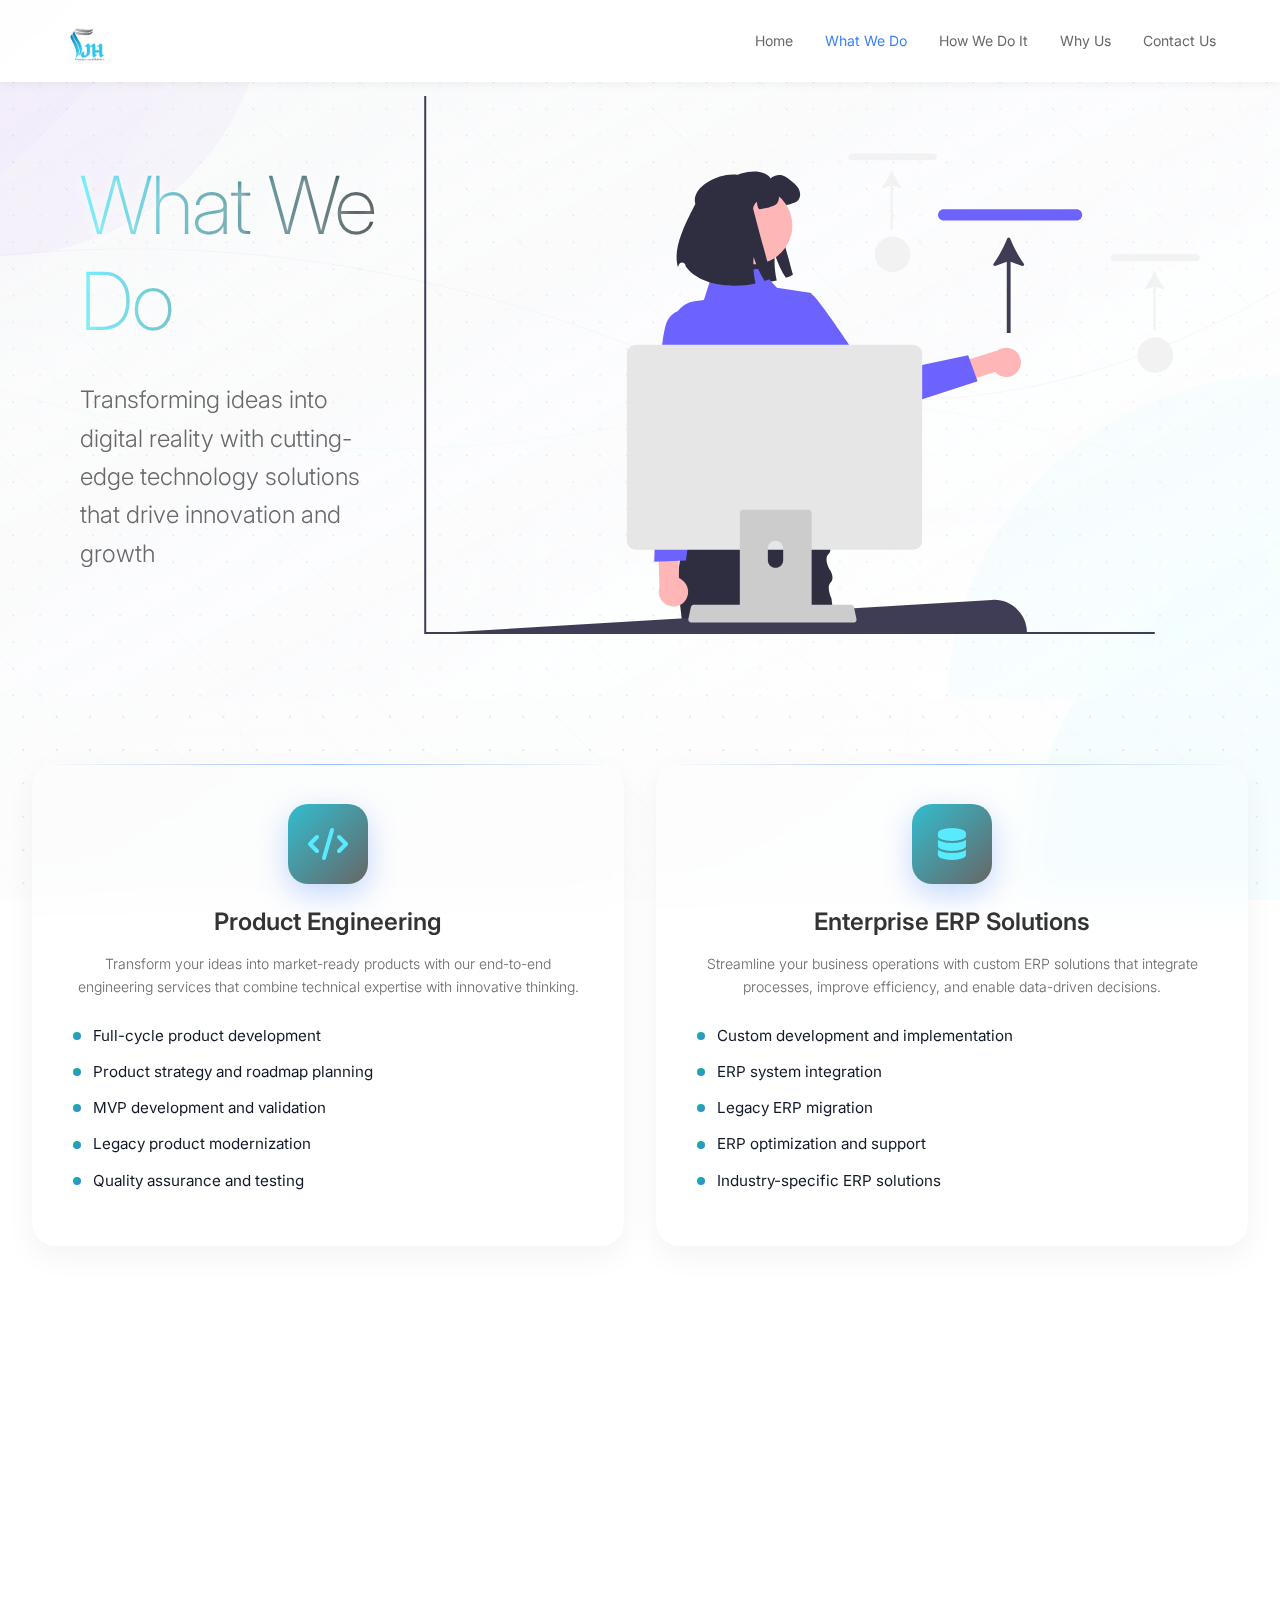
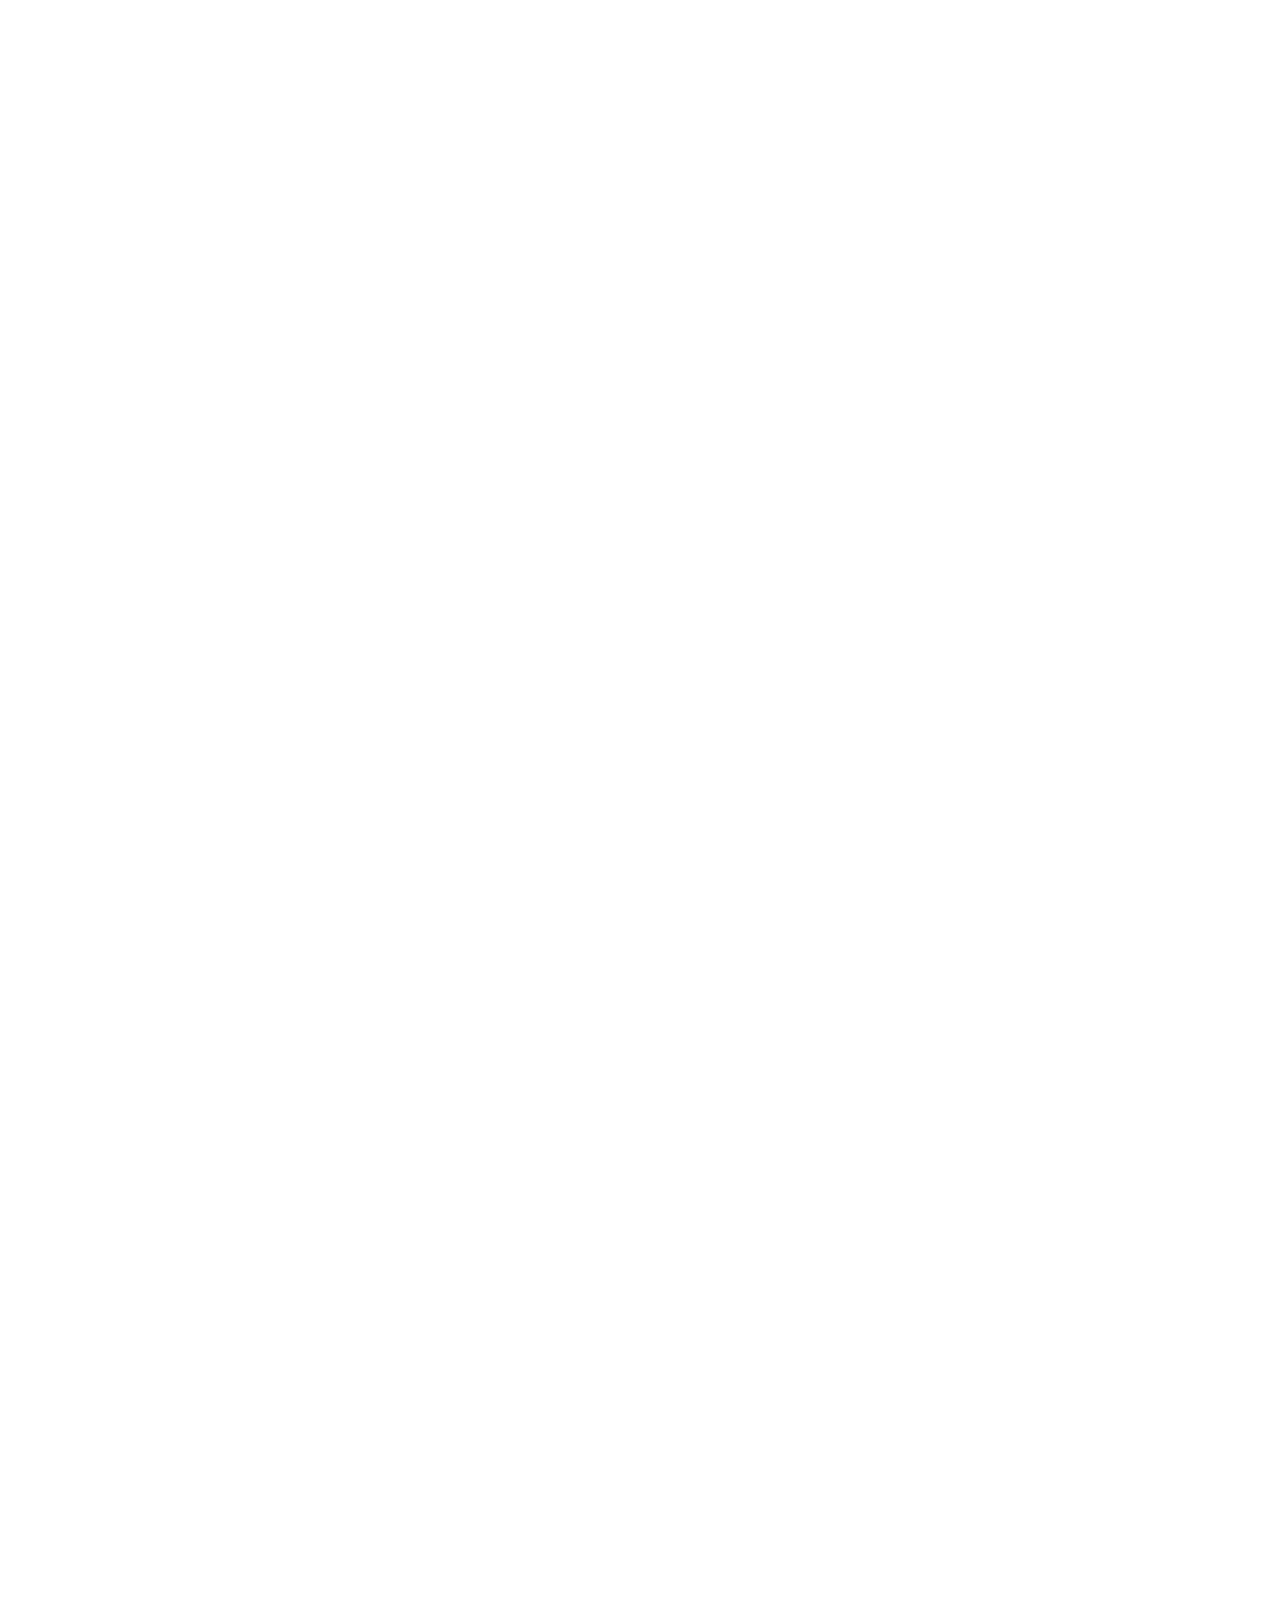
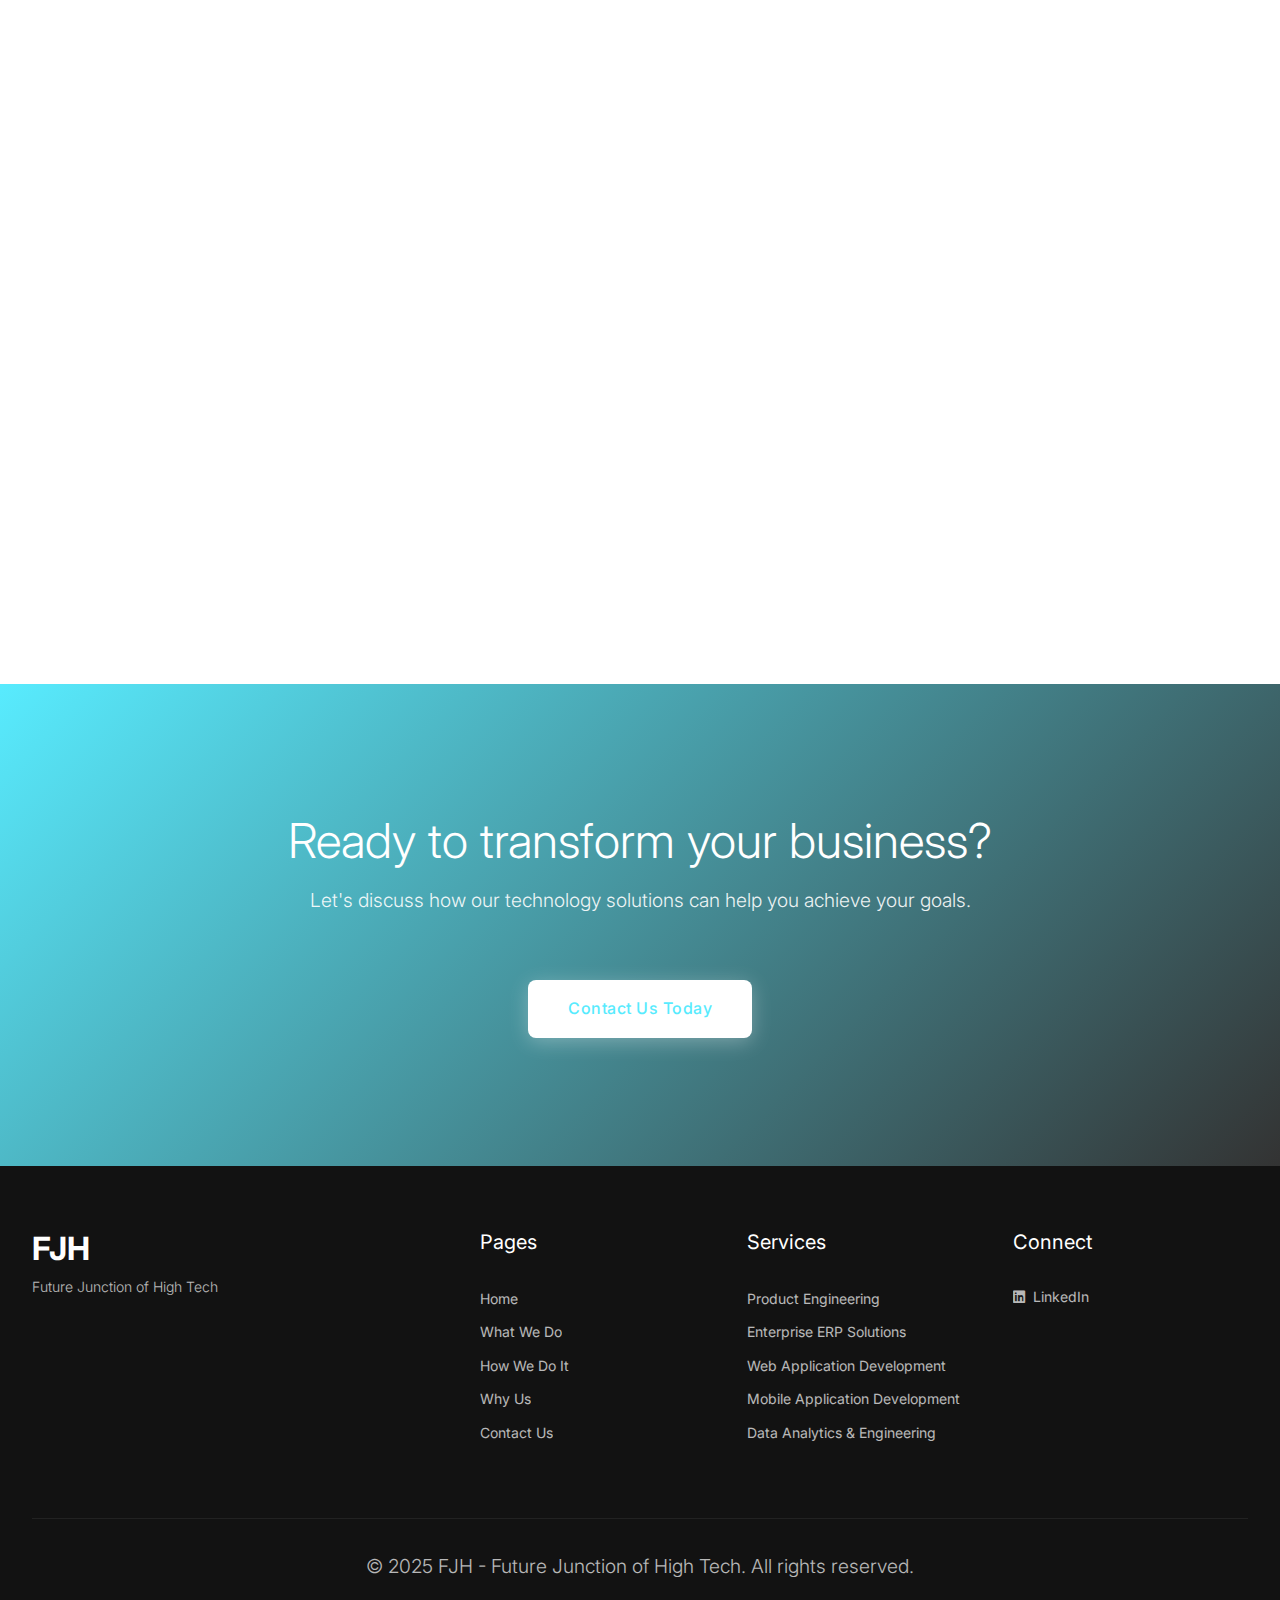
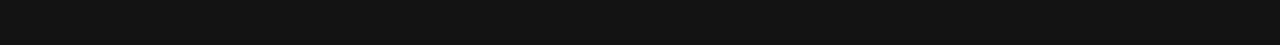
<file: what-we-do.html>
<!DOCTYPE html>
<html lang="en">

<head>
    <meta charset="UTF-8">
    <meta name="viewport" content="width=device-width, initial-scale=1.0">
    <title>What We Do | FJH - Future Junction of High Tech</title>
  <link rel="icon" type="image/png" href="images/fjh-logo.png">
    <link rel="stylesheet" href="css/style.css">
    <link rel="stylesheet" href="css/animations.css">
    <link rel="stylesheet" href="css/what-we-do.css">
    <link rel="preconnect" href="https://fonts.googleapis.com">
    <link rel="preconnect" href="https://fonts.gstatic.com" crossorigin>
    <link href="https://fonts.googleapis.com/css2?family=Inter:wght@100;200;300;400;500;600;700&display=swap"
        rel="stylesheet">
    <link rel="stylesheet" href="https://cdnjs.cloudflare.com/ajax/libs/font-awesome/6.4.0/css/all.min.css"
        crossorigin="anonymous" referrerpolicy="no-referrer" />
    <meta name="description"
        content="Discover our comprehensive technology solutions tailored to your business needs. From product engineering to AI/ML solutions, we help businesses thrive in the digital age.">
    <meta name="theme-color" content="#6200EA">
</head>

<body>
    <header>
        <nav class="navbar">
            <div class="logo">
                <a href="index.html"><img src="images/fjh-logo.png" alt="FJH Logo" /></a>
            </div>
            <div class="nav-links">
                <ul>
                    <li><a href="index.html">Home</a></li>
                    <li><a href="what-we-do.html" class="active">What We Do</a></li>
                    <li><a href="how-we-do-it.html">How We Do It</a></li>
                    <li><a href="why-us.html">Why Us</a></li>
                    <li><a href="contact.html">Contact Us</a></li>
                </ul>
            </div>
            <div class="menu-btn">
                <div class="menu-btn__burger"></div>
            </div>
        </nav>
    </header>

    <section class="page-header">
        <div class="container">
            <div class="page-header-content">
                <h1 class="fade-in">What We Do</h1>
                <p class="slide-up">Transforming ideas into digital reality with cutting-edge technology solutions that
                    drive innovation and growth</p>
            </div>
            <div class="page-header-illustration">
                <object type="image/svg+xml" data="images/what-we-do-illustration.svg" class="fade-in">How We Do It
                    Illustration</object>
            </div>
        </div>
    </section>
    <main>
        <main>
            <section class="services-section">
                <div class="services-grid">

                    <!-- Product Engineering -->
                    <div class="service-card animate-on-scroll fade-up">
                        <div class="service-icon">
                            <i class="fas fa-code"></i>
                        </div>
                        <h3 class="service-title">Product Engineering</h3>
                        <p class="service-description">Transform your ideas into market-ready products with our
                            end-to-end engineering services that combine technical expertise with innovative thinking.
                        </p>
                        <br />
                        <ul class="service-features">
                            <li>Full-cycle product development</li>
                            <li>Product strategy and roadmap planning</li>
                            <li>MVP development and validation</li>
                            <li>Legacy product modernization</li>
                            <li>Quality assurance and testing</li>
                        </ul>
                    </div>

                    <!-- Enterprise ERP Solutions -->
                    <div class="service-card animate-on-scroll fade-up">
                        <div class="service-icon">
                            <i class="fas fa-database"></i>
                        </div>
                        <h3 class="service-title">Enterprise ERP Solutions</h3>
                        <p class="service-description">Streamline your business operations with custom ERP solutions
                            that integrate processes, improve efficiency, and enable data-driven decisions.</p>
                        <br />
                        <ul class="service-features">
                            <li>Custom development and implementation</li>
                            <li>ERP system integration</li>
                            <li>Legacy ERP migration</li>
                            <li>ERP optimization and support</li>
                            <li>Industry-specific ERP solutions</li>
                        </ul>
                    </div>

                    <!-- Web Application Development -->
                    <div class="service-card animate-on-scroll fade-up">
                        <div class="service-icon">
                            <i class="fas fa-laptop-code"></i>
                        </div>
                        <h3 class="service-title">Web Application Development</h3>
                        <p class="service-description">Build responsive, scalable, and secure web applications that
                            deliver exceptional user experiences and achieve your business goals.</p>
                        <br />
                        <ul class="service-features">
                            <li>Custom web application development</li>
                            <li>Progressive Web Apps (PWAs)</li>
                            <li>E-commerce solutions</li>
                            <li>Content management systems</li>
                            <li>Web portal development</li>
                        </ul>
                    </div>

                    <!-- Mobile Application Development -->
                    <div class="service-card animate-on-scroll fade-up">
                        <div class="service-icon">
                            <i class="fas fa-mobile-alt"></i>
                        </div>
                        <h3 class="service-title">Mobile Application Development</h3>
                        <p class="service-description">Reach your customers on their preferred devices with native and
                            cross-platform mobile solutions that engage users and drive business growth.</p>
                        <br />
                        <ul class="service-features">
                            <li>iOS and Android app development</li>
                            <li>Cross-platform app development</li>
                            <li>Mobile app UI/UX design</li>
                            <li>App testing and quality assurance</li>
                            <li>App maintenance and support</li>
                        </ul>
                    </div>

                    <!-- Data Analytics & Engineering -->
                    <div class="service-card animate-on-scroll fade-up">
                        <div class="service-icon">
                            <i class="fas fa-chart-bar"></i>
                        </div>
                        <h3 class="service-title">Data Analytics & Engineering</h3>
                        <p class="service-description">Unlock the power of your data to gain valuable insights and make
                            informed decisions through comprehensive analytics and engineering services.</p>
                        <br />
                        <ul class="service-features">
                            <li>Data warehouse design and implementation</li>
                            <li>Business intelligence solutions</li>
                            <li>Big data processing and analytics</li>
                            <li>Data visualization and reporting</li>
                            <li>Predictive analytics</li>
                        </ul>
                    </div>

                    <!-- AI / ML Solutions -->
                    <div class="service-card animate-on-scroll fade-up">
                        <div class="service-icon">
                            <i class="fas fa-brain"></i>
                        </div>
                        <h3 class="service-title">AI / ML Solutions</h3>
                        <p class="service-description">Leverage artificial intelligence and machine learning to automate
                            processes, gain insights, and create intelligent applications that transform your business.
                        </p>
                        <br />
                        <ul class="service-features">
                            <li>Machine learning model development</li>
                            <li>Natural language processing</li>
                            <li>Computer vision solutions</li>
                            <li>Predictive modeling</li>
                            <li>AI-powered automation</li>
                        </ul>
                    </div>

                    <!-- Custom Product Development -->
                    <div class="service-card animate-on-scroll fade-up">
                        <div class="service-icon">
                            <i class="fas fa-lightbulb"></i>
                            <i class="fas fa-lightbulb"></i>
                        </div>
                        <h3 class="service-title">Custom Product Development</h3>
                        <p class="service-description">Turn your unique ideas into custom software products that address
                            specific business challenges and give you a competitive edge.</p>
                        <br />
                        <ul class="service-features">
                            <li>Custom software development</li>
                            <li>SaaS product development</li>
                            <li>API development and integration</li>
                            <li>Microservices architecture</li>
                            <li>Scalable cloud solutions</li>
                        </ul>
                    </div>

                    <!-- UI / UX Studio -->
                    <div class="service-card animate-on-scroll fade-up">
                        <div class="service-icon">
                            <i class="fas fa-paint-brush"></i>
                        </div>
                        <h3 class="service-title">UI / UX Studio</h3>
                        <p class="service-description">Create intuitive, engaging, and accessible user experiences that
                            delight your customers and drive business results.</p>
                        <br />
                        <ul class="service-features">
                            <li>User research and persona development</li>
                            <li>Information architecture</li>
                            <li>Wireframing and prototyping</li>
                            <li>Visual design and branding</li>
                            <li>Usability testing</li>
                        </ul>
                    </div>

                    <!-- Cloud Migration Services -->
                    <div class="service-card animate-on-scroll fade-up">
                        <div class="service-icon">
                            <i class="fas fa-cloud"></i>
                        </div>
                        <h3 class="service-title">Cloud Migration Services</h3>
                        <p class="service-description">Migrate your applications and infrastructure to the cloud for
                            greater scalability, flexibility, and cost-efficiency.</p>
                        <br />
                        <ul class="service-features">
                            <li>Cloud readiness assessment</li>
                            <li>Cloud migration strategy</li>
                            <li>Application modernization</li>
                            <li>Multi-cloud and hybrid cloud solutions</li>
                            <li>Cloud optimization and management</li>
                        </ul>
                    </div>

                    <!-- IoT Solutions & Integration -->
                    <div class="service-card animate-on-scroll fade-up">
                        <div class="service-icon">
                            <i class="fas fa-network-wired"></i>
                        </div>
                        <h3 class="service-title">IoT Solutions & Integration</h3>
                        <p class="service-description">Connect your devices and systems to collect and analyze data,
                            improving operations and creating new business opportunities.</p>
                        <br />
                        <ul class="service-features">
                            <li>IoT strategy and consulting</li>
                            <li>IoT platform development</li>
                            <li>Sensor integration and data collection</li>
                            <li>Real-time monitoring and analytics</li>
                            <li>Edge computing solutions</li>
                        </ul>
                    </div>

                    <!-- DevOps Consulting -->
                    <div class="service-card animate-on-scroll fade-up">
                        <div class="service-icon">
                            <i class="fas fa-sync-alt"></i>
                        </div>
                        <h3 class="service-title">DevOps Consulting</h3>
                        <p class="service-description">Streamline your software development lifecycle, improve
                            collaboration, and deliver high-quality software faster.</p>
                        <br />
                        <ul class="service-features">
                            <li>DevOps assessment and strategy</li>
                            <li>CI/CD pipeline implementation</li>
                            <li>Infrastructure as Code (IaC)</li>
                            <li>Containerization and orchestration</li>
                            <li>Monitoring and logging solutions</li>
                        </ul>
                    </div>

                    <!-- Security & Data Protection -->
                    <div class="service-card animate-on-scroll fade-up">
                        <div class="service-icon">
                            <i class="fas fa-shield-alt"></i>
                        </div>
                        <h3 class="service-title">Security & Data Protection</h3>
                        <p class="service-description">Protect your business with comprehensive security services that
                            identify vulnerabilities, implement security measures, and ensure compliance.</p>
                        <br />
                        <ul class="service-features">
                            <li>Security assessment and planning</li>
                            <li>Application security testing</li>
                            <li>Data encryption and protection</li>
                            <li>Identity and access management</li>
                            <li>Compliance and regulatory support</li>
                        </ul>
                    </div>
                </div>
            </section>

            <div class="section-divider"></div>

            <section class="cta-section">
                <div class="cta-content">
                    <h2>Ready to transform your business?</h2>
                    <p>Let's discuss how our technology solutions can help you achieve your goals.</p>
                    <a href="contact.html" class="cta-button">Contact Us Today</a>
                </div>
            </section>
        </main>

        <footer>
            <div class="footer-content">
                <div class="footer-logo">
                    <h2>FJH</h2>
                    <p>Future Junction of High Tech</p>
                </div>
                <div class="footer-links">
                    <div class="footer-column">
                        <h3>Pages</h3>
                        <ul>
                            <li><a href="index.html">Home</a></li>
                            <li><a href="what-we-do.html">What We Do</a></li>
                            <li><a href="how-we-do-it.html">How We Do It</a></li>
                            <li><a href="why-us.html">Why Us</a></li>
                            <li><a href="contact.html">Contact Us</a></li>
                        </ul>
                    </div>
                    <div class="footer-column">
                        <h3>Services</h3>
                        <ul>
                            <li><a href="what-we-do.html#product-engineering">Product Engineering</a></li>
                            <li><a href="what-we-do.html#erp-solutions">Enterprise ERP Solutions</a></li>
                            <li><a href="what-we-do.html#web-development">Web Application Development</a></li>
                            <li><a href="what-we-do.html#mobile-development">Mobile Application Development</a></li>
                            <li><a href="what-we-do.html#mobile-development">Data Analytics & Engineering</a></li>

                        </ul>
                    </div>
                    <div class="footer-column">
                        <h3>Connect</h3>
                        <ul class="social-links">
                            <li><a href="#"><i class="fab fa-linkedin"></i> LinkedIn</a></li>

                        </ul>
                    </div>
                </div>
            </div>
            <div class="footer-bottom">
                <p>&copy; 2025 FJH - Future Junction of High Tech. All rights reserved.</p>
            </div>
        </footer>

        <script src="js/script.js"></script>
        <script src="js/animations.js"></script>
        <script src="js/what-we-do.js"></script>
</body>

</html>
</file>
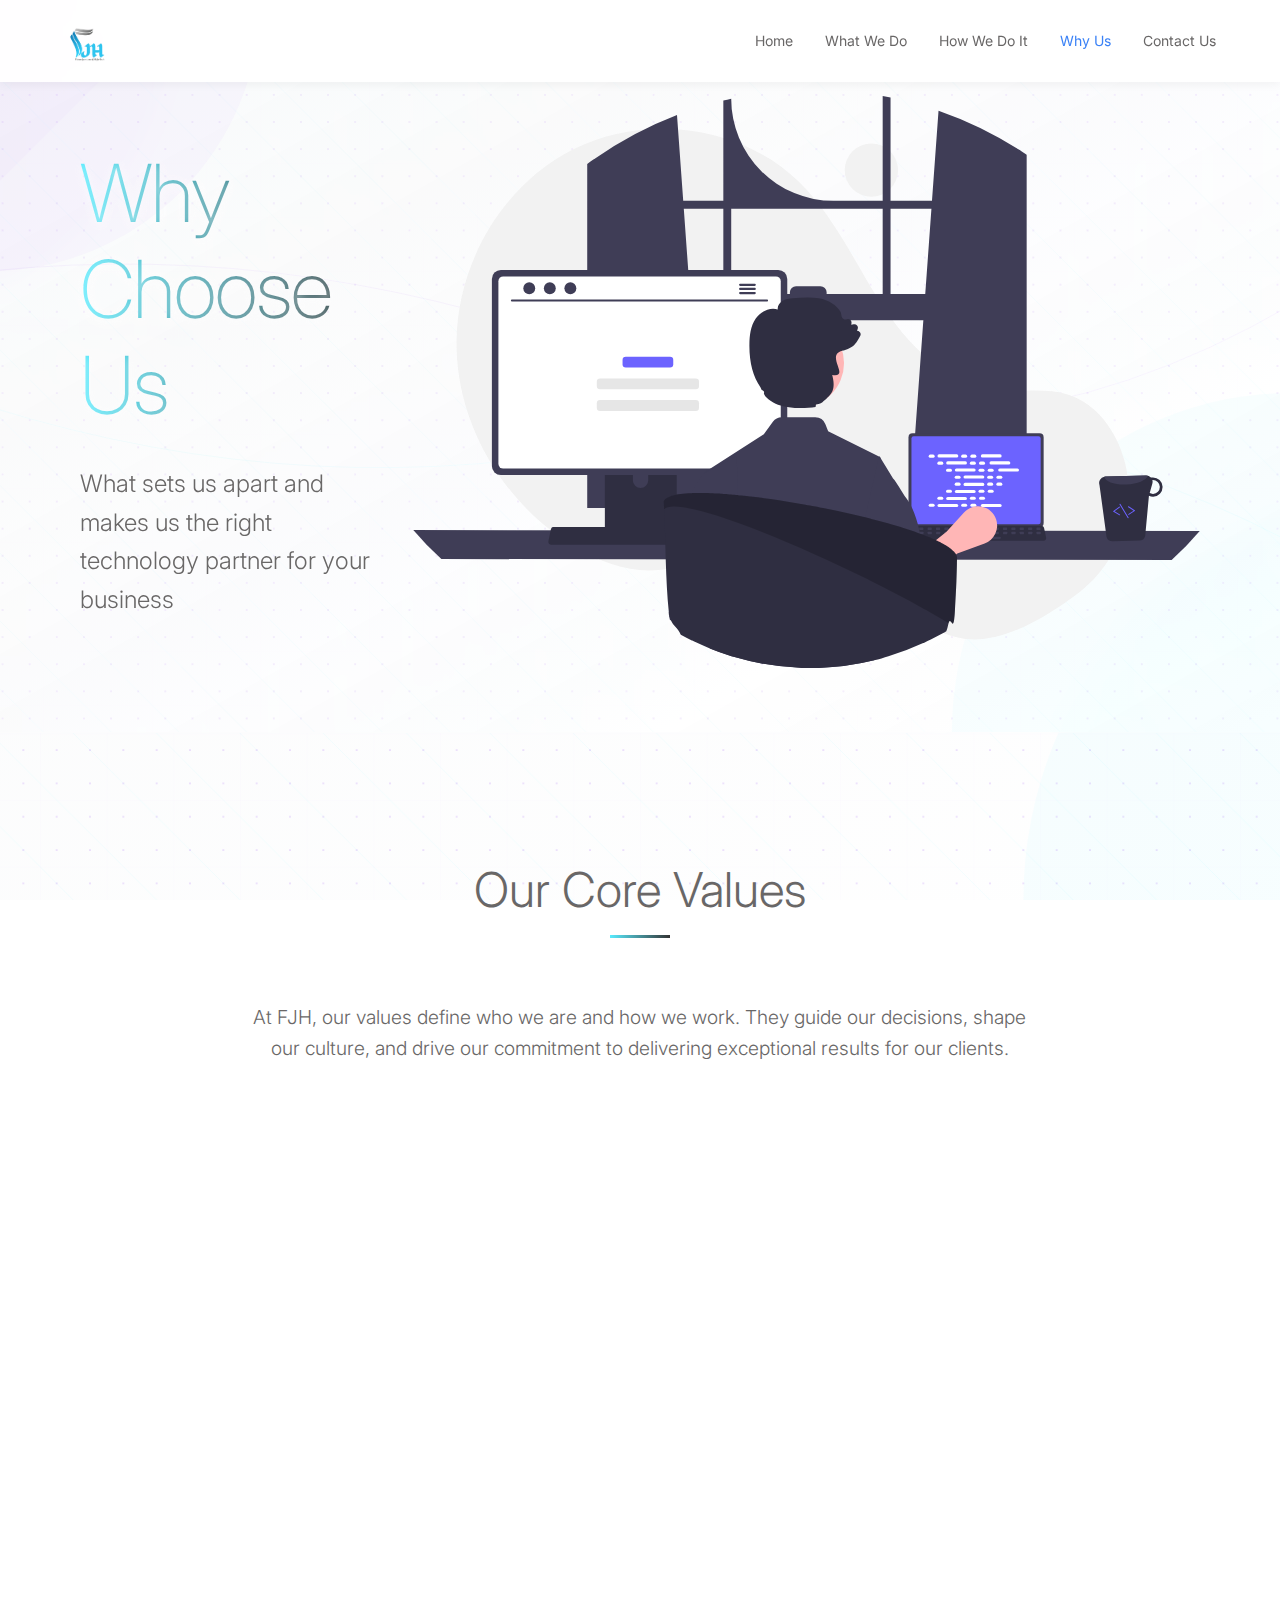
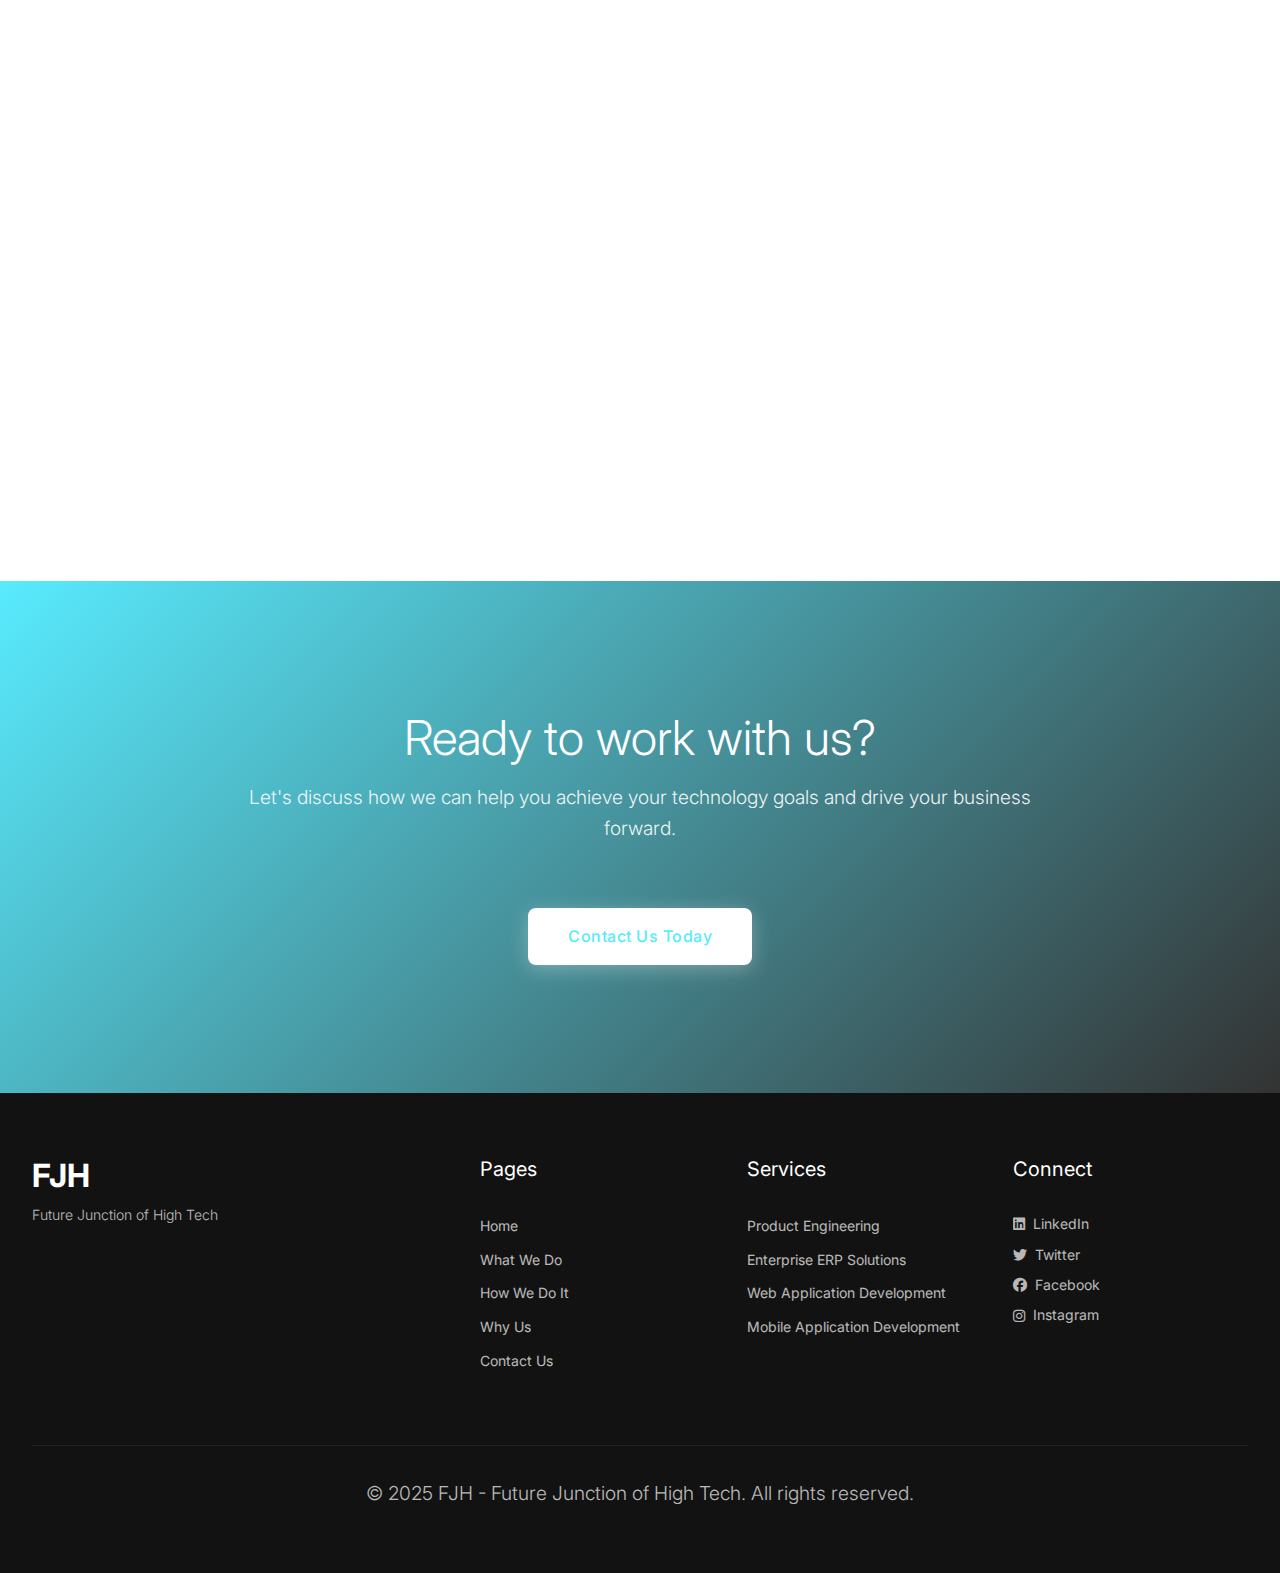
<file: why-us.html>
<!DOCTYPE html>
<html lang="en">
<head>
    <meta charset="UTF-8">
    <meta name="viewport" content="width=device-width, initial-scale=1.0">
    <title>Why Us | FJH - Future Junction of High Tech</title>
  <link rel="icon" type="image/png" href="images/fjh-logo.png">

    <link rel="stylesheet" href="css/style.css">
    <link rel="stylesheet" href="css/animations.css">
    <link rel="preconnect" href="https://fonts.googleapis.com">
    <link rel="preconnect" href="https://fonts.gstatic.com" crossorigin>
    <link href="https://fonts.googleapis.com/css2?family=Inter:wght@100;200;300;400;500;600;700&display=swap" rel="stylesheet">
    <link rel="stylesheet" href="https://cdnjs.cloudflare.com/ajax/libs/font-awesome/6.4.0/css/all.min.css" crossorigin="anonymous" referrerpolicy="no-referrer" />
    <link rel="stylesheet" href="css/why-us.css">

</head>
<body>
    <header>
        <nav class="navbar">
            <div class="logo">
                <a href="index.html">
                    <img src="images/fjh-logo.png" alt="FJH Logo" />
                </a>
            </div>
            <div class="nav-links">
                <ul>
                    <li><a href="index.html">Home</a></li>
                    <li><a href="what-we-do.html">What We Do</a></li>
                    <li><a href="how-we-do-it.html">How We Do It</a></li>
                    <li><a href="why-us.html" class="active">Why Us</a></li>
                    <li><a href="contact.html">Contact Us</a></li>
                </ul>
            </div>
            <div class="menu-btn">
                <div class="menu-btn__burger"></div>
            </div>
        </nav>
    </header>

    <main>
        <section class="page-header">
            <div class="container">
                <div class="page-header-content">
                    <h1 class="fade-in">Why Choose Us</h1>
                    <p class="slide-up">
What sets us apart and makes us the right technology partner for your business                    </p>
                </div>
                <div class="page-header-illustration">
                    <object type="image/svg+xml" data="images/why-us-illustration.svg" class="fade-in">Why Choose Us Illustration</object>
                </div>
            </div>
        </section>

        <section class="values-section">
            <div class="container">
                <div class="values-intro">
                    <h2 class="section-title">Our Core Values</h2>
                    <p>At FJH, our values define who we are and how we work. They guide our decisions, shape our culture, and drive our commitment to delivering exceptional results for our clients.</p>
                </div>

                <div class="values-grid">
                    <!-- Excellence -->
                    <div class="value-card animate-on-scroll fade-up">
                        <div class="value-icon">
                            <i class="fas fa-award"></i>
                        </div>
                        <h3>Excellence</h3>
                        <p>We strive for excellence in everything we do, from code quality to client communication. We set high standards and continuously work to exceed them.</p>
                    </div>

                    <!-- Innovation -->
                    <div class="value-card animate-on-scroll fade-up">
                        <div class="value-icon">
                            <i class="fas fa-lightbulb"></i>
                        </div>
                        <h3>Innovation</h3>
                        <p>We embrace innovation and creative thinking to solve complex problems. We stay at the forefront of technology trends to deliver cutting-edge solutions.</p>
                    </div>

                    <!-- Integrity -->
                    <div class="value-card animate-on-scroll fade-up">
                        <div class="value-icon">
                            <i class="fas fa-shield-alt"></i>
                        </div>
                        <h3>Integrity</h3>
                        <p>We conduct business with honesty, transparency, and ethical principles. We build trust through our actions and stand by our commitments.</p>
                    </div>

                    <!-- Collaboration -->
                    <div class="value-card animate-on-scroll fade-up">
                        <div class="value-icon">
                            <i class="fas fa-hands-helping"></i>
                        </div>
                        <h3>Collaboration</h3>
                        <p>We believe in the power of teamwork and partnership. We work closely with our clients and within our teams to achieve shared goals.</p>
                    </div>

                    <!-- Adaptability -->
                    <div class="value-card animate-on-scroll fade-up">
                        <div class="value-icon">
                            <i class="fas fa-sync-alt"></i>
                        </div>
                        <h3>Adaptability</h3>
                        <p>We embrace change and adapt quickly to new challenges and opportunities. We are flexible in our approach while maintaining our commitment to quality.</p>
                    </div>

                    <!-- Client Focus -->
                    <div class="value-card animate-on-scroll fade-up">
                        <div class="value-icon">
                            <i class="fas fa-user-check"></i>
                        </div>
                        <h3>Client Focus</h3>
                        <p>We put our clients at the center of everything we do. We listen to their needs, understand their challenges, and deliver solutions that exceed their expectations.</p>
                    </div>
                </div>
            </div>
        </section>


        <section class="cta-section">
            <div class="cta-content">
                <h2>Ready to work with us?</h2>
                <p>Let's discuss how we can help you achieve your technology goals and drive your business forward.</p>
                <a href="contact.html" class="cta-button">Contact Us Today</a>
            </div>
        </section>
    </main>

    <footer>
        <div class="footer-content">
            <div class="footer-logo">
                <h2>FJH</h2>
                <p>Future Junction of High Tech</p>
            </div>
            <div class="footer-links">
                <div class="footer-column">
                    <h3>Pages</h3>
                    <ul>
                        <li><a href="index.html">Home</a></li>
                        <li><a href="what-we-do.html">What We Do</a></li>
                        <li><a href="how-we-do-it.html">How We Do It</a></li>
                        <li><a href="why-us.html">Why Us</a></li>
                        <li><a href="contact.html">Contact Us</a></li>
                    </ul>
                </div>
                <div class="footer-column">
                    <h3>Services</h3>
                    <ul>
                        <li><a href="what-we-do.html#product-engineering">Product Engineering</a></li>
                        <li><a href="what-we-do.html#erp-solutions">Enterprise ERP Solutions</a></li>
                        <li><a href="what-we-do.html#web-development">Web Application Development</a></li>
                        <li><a href="what-we-do.html#mobile-development">Mobile Application Development</a></li>
                    </ul>
                </div>
                <div class="footer-column">
                    <h3>Connect</h3>
                    <ul class="social-links">
                        <li><a href="#"><i class="fab fa-linkedin"></i> LinkedIn</a></li>
                        <li><a href="#"><i class="fab fa-twitter"></i> Twitter</a></li>
                        <li><a href="#"><i class="fab fa-facebook"></i> Facebook</a></li>
                        <li><a href="#"><i class="fab fa-instagram"></i> Instagram</a></li>
                    </ul>
                </div>
            </div>
        </div>
        <div class="footer-bottom">
            <p>&copy; 2025 FJH - Future Junction of High Tech. All rights reserved.</p>
        </div>
    </footer>

    <script src="js/script.js"></script>
    <script src="js/animations.js"></script>
</body>
</html>
</file>
<file: css/animations.css>
/* Animations CSS for FJH - Future Junction of High Tech */

/* Fade In Animation */
.fade-in {
    opacity: 0;
    transform: translateY(20px);
    transition: opacity 0.8s ease, transform 0.8s ease;
}

.fade-in.visible {
    opacity: 1;
    transform: translateY(0);
}

/* Slide Up Animation */
.slide-up {
    opacity: 0;
    transform: translateY(40px);
    transition: opacity 0.8s ease, transform 0.8s ease;
    transition-delay: 0.2s;
}

.slide-up.visible {
    opacity: 1;
    transform: translateY(0);
}

/* Slide In Right Animation */
.slide-in-right {
    opacity: 0;
    transform: translateX(60px);
    transition: opacity 1s ease, transform 1s ease;
}

.slide-in-right.visible {
    opacity: 1;
    transform: translateX(0);
}

/* Slide In Left Animation */
.slide-in-left {
    opacity: 0;
    transform: translateX(-60px);
    transition: opacity 1s ease, transform 1s ease;
}

.slide-in-left.visible {
    opacity: 1;
    transform: translateX(0);
}

/* Scale Animation */
.scale-in {
    opacity: 0;
    transform: scale(0.8);
    transition: opacity 0.8s ease, transform 0.8s ease;
}

.scale-in.visible {
    opacity: 1;
    transform: scale(1);
}

/* Staggered Animation for Multiple Elements */
.stagger-in > * {
    opacity: 0;
    transform: translateY(20px);
    transition: opacity 0.5s ease, transform 0.5s ease;
}

.stagger-in.visible > *:nth-child(1) {
    opacity: 1;
    transform: translateY(0);
    transition-delay: 0.1s;
}

.stagger-in.visible > *:nth-child(2) {
    opacity: 1;
    transform: translateY(0);
    transition-delay: 0.2s;
}

.stagger-in.visible > *:nth-child(3) {
    opacity: 1;
    transform: translateY(0);
    transition-delay: 0.3s;
}

.stagger-in.visible > *:nth-child(4) {
    opacity: 1;
    transform: translateY(0);
    transition-delay: 0.4s;
}

.stagger-in.visible > *:nth-child(5) {
    opacity: 1;
    transform: translateY(0);
    transition-delay: 0.5s;
}

.stagger-in.visible > *:nth-child(6) {
    opacity: 1;
    transform: translateY(0);
    transition-delay: 0.6s;
}

/* Pulse Animation */
@keyframes pulse {
    0% {
        box-shadow: 0 0 0 0 rgba(98, 0, 234, 0.4);
    }
    70% {
        box-shadow: 0 0 0 10px rgba(98, 0, 234, 0);
    }
    100% {
        box-shadow: 0 0 0 0 rgba(98, 0, 234, 0);
    }
}

.pulse {
    animation: pulse 2s infinite;
}

/* Floating Animation */
@keyframes float {
    0% {
        transform: translateY(0px);
    }
    50% {
        transform: translateY(-10px);
    }
    100% {
        transform: translateY(0px);
    }
}

.float {
    animation: float 4s ease-in-out infinite;
}

/* Gradient Text Animation */
@keyframes gradient-shift {
    0% {
        background-position: 0% 50%;
    }
    50% {
        background-position: 100% 50%;
    }
    100% {
        background-position: 0% 50%;
    }
}

.gradient-text {
    background: linear-gradient(90deg, #6200EA, #00E5FF, #FF3D00, #6200EA);
    background-size: 300% 100%;
    -webkit-background-clip: text;
    background-clip: text;
    color: transparent;
    animation: gradient-shift 8s ease infinite;
}

/* Typing Animation */
@keyframes typing {
    from { width: 0 }
    to { width: 100% }
}

@keyframes blink-caret {
    from, to { border-color: transparent }
    50% { border-color: #6200EA }
}

.typing-animation {
    overflow: hidden;
    white-space: nowrap;
    margin: 0 auto;
    letter-spacing: .15em;
    border-right: .15em solid #6200EA;
    animation: 
        typing 3.5s steps(40, end),
        blink-caret .75s step-end infinite;
}

/* Reveal Animation */
.reveal {
    position: relative;
    overflow: hidden;
}

.reveal::after {
    content: '';
    position: absolute;
    top: 0;
    left: 0;
    width: 100%;
    height: 100%;
    background-color: var(--primary-color);
    transform: translateX(-100%);
    transition: transform 0.8s ease;
}

.reveal.visible::after {
    transform: translateX(100%);
}

/* Rotate Animation */
@keyframes rotate {
    from {
        transform: rotate(0deg);
    }
    to {
        transform: rotate(360deg);
    }
}

.rotate {
    animation: rotate 10s linear infinite;
}

/* Shake Animation */
@keyframes shake {
    0%, 100% { transform: translateX(0); }
    10%, 30%, 50%, 70%, 90% { transform: translateX(-5px); }
    20%, 40%, 60%, 80% { transform: translateX(5px); }
}

.shake {
    animation: shake 0.8s cubic-bezier(.36,.07,.19,.97) both;
}

/* Bounce Animation */
@keyframes bounce {
    0%, 20%, 50%, 80%, 100% {transform: translateY(0);}
    40% {transform: translateY(-20px);}
    60% {transform: translateY(-10px);}
}

.bounce {
    animation: bounce 2s ease infinite;
}

/* Fade In Up Staggered for Service Cards */
.services-grid .service-card:nth-child(1) {
    transition-delay: 0.1s;
}

.services-grid .service-card:nth-child(2) {
    transition-delay: 0.2s;
}

.services-grid .service-card:nth-child(3) {
    transition-delay: 0.3s;
}

.services-grid .service-card:nth-child(4) {
    transition-delay: 0.4s;
}

/* Intersection Observer Animation Classes */
.animate-on-scroll {
    opacity: 0;
    transition: opacity 0.8s ease, transform 0.8s ease;
}

.animate-on-scroll.fade-up {
    transform: translateY(40px);
}

.animate-on-scroll.fade-right {
    transform: translateX(-40px);
}

.animate-on-scroll.fade-left {
    transform: translateX(40px);
}

.animate-on-scroll.fade-scale {
    transform: scale(0.9);
}

.animate-on-scroll.visible {
    opacity: 1;
    transform: translate(0) scale(1);
}
</file>
<file: css/contact.css>
/* contact.css - Modern styling for the Contact Us page */

/* Page background with modern pattern */
body {
    background-image: url('../images/modern-bg-pattern.svg');
    background-attachment: fixed;
    background-size: cover;
    background-position: center;
}

/* Enhanced page header with split layout */
.page-header {
    position: relative;
    padding: 6rem 0 4rem;
    /* background: linear-gradient(135deg, rgba(98, 0, 234, 0.05) 0%, rgba(0, 229, 255, 0.05) 100%); */
    backdrop-filter: blur(10px);
    -webkit-backdrop-filter: blur(10px);
    border-bottom: 1px solid rgba(255, 255, 255, 0.1);
    overflow: hidden;
}

.page-header::before {
    content: '';
    position: absolute;
    top: 0;
    left: 0;
    width: 100%;
    height: 100%;
    /* background: linear-gradient(90deg, rgba(98, 0, 234, 0.1) 0%, rgba(0, 229, 255, 0.1) 100%); */
    z-index: -1;
}

.page-header .container {
    display: grid;
    grid-template-columns: 1fr 1fr;
    gap: 2rem;
    align-items: center;
}

.page-header-content {
    text-align: left;
}

.page-header h1 {
    margin-bottom: var(--spacing-md);
    background: linear-gradient(90deg, var(--primary-color), var(--secondary-color));
    -webkit-background-clip: text;
    background-clip: text;
    color: transparent;
    font-weight: 200;
    letter-spacing: -1px;
    text-shadow: 0 2px 10px rgba(255, 255, 255, 0.8);
}

.page-header p {
    font-size: 1.25rem;
    max-width: 100%;
    margin: 0;
    color: var(--text-color);
}

.page-header-illustration {
    display: flex;
    justify-content: center;
    align-items: center;
}

.page-header-illustration svg {
    width: 100%;
    height: auto;
    max-height: 400px;
    filter: drop-shadow(0 10px 20px rgba(98, 0, 234, 0.2));
}

/* Contact section enhancement */
.contact-section {
    padding: 5rem 0;
}

.contact-container {
    display: grid;
    grid-template-columns: 1fr 1fr;
    gap: 3rem;
    max-width: 1200px;
    margin: 0 auto;
}

/* Contact info enhancement */
.contact-info {
    background: rgba(255, 255, 255, 0.8);
    border-radius: 16px;
    padding: 2.5rem;
    box-shadow: 0 10px 30px rgba(0, 0, 0, 0.05);
    backdrop-filter: blur(10px);
    -webkit-backdrop-filter: blur(10px);
    border: 1px solid rgba(255, 255, 255, 0.2);
    height: fit-content;
}

.contact-info h2 {
    font-size: 2rem;
    margin-bottom: 1.5rem;
    color: var(--primary-color);
}

.contact-info p {
    margin-bottom: 2rem;
    color: var(--text-color);
    line-height: 1.6;
}

.contact-details {
    margin-bottom: 2rem;
}

.contact-item {
    display: flex;
    align-items: flex-start;
    margin-bottom: 1.5rem;
}

.contact-icon {
    width: 50px;
    height: 50px;
    background: linear-gradient(135deg, rgba(98, 0, 234, 0.1) 0%, rgba(0, 229, 255, 0.1) 100%);
    border-radius: 50%;
    display: flex;
    align-items: center;
    justify-content: center;
    margin-right: 1rem;
    flex-shrink: 0;
    box-shadow: 0 5px 15px rgba(98, 0, 234, 0.1);
}

.contact-icon i {
    color: var(--primary-color);
    font-size: 1.25rem;
}

.contact-text h3 {
    margin-bottom: 0.5rem;
    font-size: 1.2rem;
    color: var(--primary-color);
}

.contact-text p {
    margin-bottom: 0;
    font-size: var(--small-size);
    color: var(--text-color);
}

.social-links-contact {
    display: flex;
    gap: 1rem;
    margin-top: 2rem;
}

.social-links-contact a {
    width: 40px;
    height: 40px;
    border-radius: 50%;
    background: linear-gradient(135deg, rgba(98, 0, 234, 0.1) 0%, rgba(0, 229, 255, 0.1) 100%);
    display: flex;
    align-items: center;
    justify-content: center;
    color: var(--primary-color);
    transition: transform 0.3s ease, background 0.3s ease, color 0.3s ease;
    box-shadow: 0 5px 15px rgba(98, 0, 234, 0.1);
}

.social-links-contact a:hover {
    background: linear-gradient(90deg, #6200EA, #00E5FF);
    color: white;
    transform: translateY(-3px);
}

/* Form container enhancement */
.form-container {
    background: rgba(255, 255, 255, 0.8);
    border-radius: 16px;
    padding: 2.5rem;
    box-shadow: 0 10px 30px rgba(0, 0, 0, 0.05);
    backdrop-filter: blur(10px);
    -webkit-backdrop-filter: blur(10px);
    border: 1px solid rgba(255, 255, 255, 0.2);
}

.form-container h2 {
    font-size: 2rem;
    margin-bottom: 1.5rem;
    color: var(--primary-color);
}

.form-group {
    margin-bottom: 1.5rem;
}

.form-group label {
    display: block;
    margin-bottom: 0.5rem;
    font-weight: 500;
    font-size: var(--small-size);
    color: var(--text-color);
}

.form-control {
    width: 100%;
    padding: 1rem 1.25rem;
    background: rgba(255, 255, 255, 0.5);
    border: 1px solid rgba(98, 0, 234, 0.1);
    border-radius: 8px;
    font-family: var(--font-family);
    font-size: var(--small-size);
    color: var(--text-color);
    transition: border-color 0.3s ease, box-shadow 0.3s ease, background 0.3s ease;
    backdrop-filter: blur(5px);
    -webkit-backdrop-filter: blur(5px);
}

.form-control:focus {
    outline: none;
    border-color: var(--primary-color);
    box-shadow: 0 0 0 3px rgba(98, 0, 234, 0.1);
    background: rgba(255, 255, 255, 0.8);
}

textarea.form-control {
    min-height: 150px;
    resize: vertical;
}

.form-control.error {
    border-color: var(--accent-color);
}

.error-message {
    color: var(--accent-color);
    font-size: 0.875rem;
    margin-top: 0.5rem;
}

.submit-btn {
    display: inline-block;
    padding: 1rem 2.5rem;
    background: linear-gradient(90deg, #6200EA, #00E5FF);
    color: white;
    font-weight: 600;
    border: none;
    border-radius: 50px;
    font-family: var(--font-family);
    cursor: pointer;
    transition: transform 0.3s ease, box-shadow 0.3s ease;
    position: relative;
    overflow: hidden;
    z-index: 1;
    box-shadow: 0 5px 15px rgba(98, 0, 234, 0.3);
}

.submit-btn::before {
    content: '';
    position: absolute;
    top: 0;
    left: -100%;
    width: 100%;
    height: 100%;
    background: linear-gradient(90deg, #00E5FF, #6200EA);
    transition: left 0.3s ease;
    z-index: -1;
}

.submit-btn:hover {
    transform: translateY(-3px);
    box-shadow: 0 10px 20px rgba(98, 0, 234, 0.4);
}

.submit-btn:hover::before {
    left: 0;
}

.success-message {
    text-align: center;
    padding: 3rem 0;
}

.success-message i {
    font-size: 4rem;
    color: #4CAF50;
    margin-bottom: 1.5rem;
}

/* Map section enhancement */
.map-section {
    padding: 5rem 0;
    background: linear-gradient(135deg, rgba(98, 0, 234, 0.05) 0%, rgba(0, 229, 255, 0.05) 100%);
    backdrop-filter: blur(10px);
    -webkit-backdrop-filter: blur(10px);
}

.map-container {
    max-width: 1200px;
    margin: 0 auto;
    border-radius: 16px;
    overflow: hidden;
    box-shadow: 0 10px 30px rgba(0, 0, 0, 0.05);
    border: 1px solid rgba(255, 255, 255, 0.2);
}

.map-container iframe {
    width: 100%;
    height: 450px;
    border: 0;
    display: block;
}

/* Offices section enhancement */
.offices-section {
    padding: 5rem 0;
}

.offices-intro {
    max-width: 800px;
    margin: 0 auto 3rem;
    text-align: center;
}

.offices-intro h2 {
    font-size: 2.5rem;
    margin-bottom: 1rem;
    color: var(--primary-color);
}

.offices-intro p {
    font-size: 1.1rem;
    color: var(--text-color);
}

.offices-grid {
    display: grid;
    grid-template-columns: repeat(auto-fit, minmax(350px, 1fr));
    gap: 2rem;
    max-width: 1200px;
    margin: 0 auto;
}

.office-card {
    background: rgba(255, 255, 255, 0.8);
    border-radius: 16px;
    overflow: hidden;
    box-shadow: 0 10px 30px rgba(0, 0, 0, 0.05);
    backdrop-filter: blur(10px);
    -webkit-backdrop-filter: blur(10px);
    border: 1px solid rgba(255, 255, 255, 0.2);
    transition: transform 0.3s ease, box-shadow 0.3s ease;
}

.office-card:hover {
    transform: translateY(-10px);
    box-shadow: 0 20px 40px rgba(0, 0, 0, 0.1);
}

.office-image {
    height: 200px;
    overflow: hidden;
}

.office-image img {
    width: 100%;
    height: 100%;
    object-fit: cover;
    transition: transform 0.3s ease;
}

.office-card:hover .office-image img {
    transform: scale(1.05);
}

.office-info {
    padding: 1.5rem;
}

.office-info h3 {
    font-size: 1.5rem;
    margin-bottom: 0.75rem;
    color: var(--primary-color);
}

.office-address {
    margin-bottom: 1rem;
    font-size: var(--small-size);
    color: var(--text-color);
    line-height: 1.6;
}

.office-contact {
    font-size: var(--small-size);
    color: var(--secondary-color);
    line-height: 1.6;
}

/* Responsive adjustments */
@media (max-width: 992px) {
    .page-header .container {
        grid-template-columns: 1fr 1fr;
        gap: 1.5rem;
    }
    
    .page-header-illustration svg {
        max-height: 300px;
    }
    
    .contact-container {
        grid-template-columns: 1fr;
        gap: 2rem;
    }
    
    .offices-grid {
        grid-template-columns: repeat(auto-fit, minmax(300px, 1fr));
    }
}

@media (max-width: 768px) {
    .page-header .container {
        grid-template-columns: 1fr;
    }
    
    .page-header-content {
        text-align: center;
        order: 1;
    }
    
    .page-header-illustration {
        order: 2;
        margin-top: 2rem;
    }
    
    .page-header p {
        font-size: 1rem;
        margin: 0 auto;
    }
    
    .contact-info,
    .form-container {
        padding: 1.5rem;
    }
    
    .contact-info h2,
    .form-container h2 {
        font-size: 1.75rem;
    }
    
    .offices-intro h2 {
        font-size: 2rem;
    }
    
    .offices-intro p {
        font-size: 1rem;
    }
}
</file>
<file: css/how-we-do-it.css>
/* Page Header with modern background */
.page-header {
    position: relative;
    padding: 6rem 0 4rem;
    backdrop-filter: blur(10px);
    -webkit-backdrop-filter: blur(10px);
    border-bottom: 1px solid rgba(255, 255, 255, 0.1);
    overflow: hidden;
}

.page-header.animated {
    transform: translateY(0);
    opacity: 1;
}

.page-header::before {
    content: '';
    position: absolute;
    top: 0;
    left: 0;
    width: 100%;
    height: 100%;
    background-image: url('../images/modern-bg-pattern.svg');
    background-size: cover;
    background-position: center;
    z-index: -1;
    opacity: 0.8;
}

.page-header .container {
    display: grid;
    grid-template-columns: 1fr 1fr;
    gap: 2rem;
    align-items: center;
}

.page-header-content {
    text-align: left;
}

.page-header-illustration {
    display: flex;
    justify-content: center;
    align-items: center;
}

.page-header-illustration svg {
    max-width: 100%;
    max-height: 400px;
    filter: drop-shadow(0 10px 20px rgba(98, 0, 234, 0.1));
}

.page-header h1 {
    margin-bottom: var(--spacing-md);
    background: linear-gradient(90deg, var(--primary-color), var(--secondary-color));
    -webkit-background-clip: text;
    background-clip: text;
    color: transparent;
    font-weight: 200;
    letter-spacing: -1px;
    text-shadow: 0 2px 10px rgba(255, 255, 255, 0.8);
}

.page-header p {
    font-size: clamp(1.25rem, 2vw, 1.5rem);
    max-width: 800px;
    margin: 0 auto;
    color: var(--text-color);
    font-weight: 300;
}

/* modern List */
.modern-list {
    list-style: none;
    padding: 0;
    margin: 1.5rem 0;
    font-size: 1rem;
    line-height: 1.8;
}

.modern-list li {
    display: flex;
    align-items: center;
    margin-bottom: 12px;
    font-weight: 500;
    color: #111827;
    /* dark text */
}

.bullet-icon {
    width: 10px;
    height: 10px;
    border-radius: 50%;
    margin-right: 12px;
    background: linear-gradient(135deg, #3b82f6, #9333ea);
    /* blue to purple */
    box-shadow: 0 0 8px rgba(147, 51, 234, 0.5);
    /* soft glow */
    flex-shrink: 0;
}

/* Additional styles specific to How We Do It page */
.methodology-section {
    padding: var(--spacing-xl) var(--spacing-md);
}

.methodology-section {
    position: relative;
    overflow: hidden;
    color: black;
}

/* .methodology-section::before {
        content: '';
        position: absolute;
        top: 0;
        left: 0;
        right: 0;
        bottom: 0;
        background:
            radial-gradient(circle at 20% 30%, rgba(59, 130, 246, 0.1) 0%, transparent 50%),
            radial-gradient(circle at 80% 70%, rgba(16, 185, 129, 0.08) 0%, transparent 50%),
            radial-gradient(circle at 40% 80%, rgba(139, 92, 246, 0.06) 0%, transparent 50%);
        pointer-events: none;
    } */

/* .methodology-section::after {
        content: '';
        position: absolute;
        top: 0;
        left: 0;
        right: 0;
        bottom: 0;
        background:
            linear-gradient(45deg, transparent 48%, rgba(59, 130, 246, 0.03) 49%, rgba(59, 130, 246, 0.03) 51%, transparent 52%),
            linear-gradient(-45deg, transparent 48%, rgba(16, 185, 129, 0.02) 49%, rgba(16, 185, 129, 0.02) 51%, transparent 52%);
        background-size: 60px 60px;
        pointer-events: none;
        animation: backgroundShift 20s ease-in-out infinite;
    } */

@keyframes backgroundShift {

    0%,
    100% {
        transform: translateX(0) translateY(0);
    }

    25% {
        transform: translateX(10px) translateY(-5px);
    }

    50% {
        transform: translateX(-5px) translateY(10px);
    }

    75% {
        transform: translateX(5px) translateY(-10px);
    }
}

.methodology-intro {
    max-width: 800px;
    margin: 0 auto var(--spacing-lg);
    text-align: center;
    position: relative;
    z-index: 1;
}

.process-steps {
    display: flex;
    flex-direction: column;
    max-width: 1200px;
    margin: 0 auto;
    position: relative;
    z-index: 1;
}

.process-steps::before {
    content: '';
    position: absolute;
    top: 0;
    bottom: 0;
    left: 50%;
    width: 2px;
    background: linear-gradient(to bottom, var(--primary-color), var(--secondary-color));
    transform: translateX(-50%);
}

.process-step {
    display: grid;
    grid-template-columns: 1fr 1fr;
    gap: var(--spacing-lg);
    margin-bottom: var(--spacing-xl);
    position: relative;
    align-items: center;
}

.process-step:last-child {
    margin-bottom: 0;
}

.process-step:nth-child(even) {
    direction: rtl;
}

.process-step:nth-child(even) .step-content {
    direction: ltr;
}

.step-number {
    position: absolute;
    left: 50%;
    width: 60px;
    height: 60px;
    background: linear-gradient(135deg, var(--primary-color), var(--secondary-color));
    border-radius: 50%;
    display: flex;
    align-items: center;
    justify-content: center;
    color: white;
    font-size: 1.5rem;
    font-weight: 600;
    transform: translateX(-50%);
    z-index: 1;
    box-shadow: 0 5px 15px rgba(98, 0, 234, 0.3);
}

.step-content {
    padding: var(--spacing-md);
}

.step-content h3 {
    margin-bottom: var(--spacing-sm);
    font-weight: 500;
}

.step-image {
    flex: 1 1 45%;
    display: flex;
    justify-content: center;
    align-items: center;
}

.step-image img {
    width: 100%;
    height: 100%;
    object-fit: contain;
    background-color: transparent;
}

.approach-section {
    padding: var(--spacing-xl) var(--spacing-md);
    background-color: var(--gray-color);
}

.approach-grid {
    display: grid;
    grid-template-columns: repeat(auto-fit, minmax(300px, 1fr));
    gap: var(--spacing-md);
    max-width: 1200px;
    margin: 0 auto;
}

.approach-card {
    background-color: white;
    border-radius: var(--border-radius-lg);
    padding: var(--spacing-md);
    box-shadow: 0 5px 15px rgba(0, 0, 0, 0.05);
    transition: transform var(--transition-normal), box-shadow var(--transition-normal);
}

.approach-card:hover {
    transform: translateY(-10px);
    box-shadow: 0 15px 30px rgba(0, 0, 0, 0.1);
}

.approach-icon {
    width: 70px;
    height: 70px;
    margin-bottom: var(--spacing-md);
    display: flex;
    align-items: center;
    justify-content: center;
    background: linear-gradient(135deg, rgba(98, 0, 234, 0.1) 0%, rgba(0, 229, 255, 0.1) 100%);
    border-radius: 50%;
}

.approach-icon i {
    font-size: 1.75rem;
    color: var(--primary-color);
}

.faq-section {
    padding: var(--spacing-xl) var(--spacing-md);
}

.faq-container {
    max-width: 800px;
    margin: 0 auto;
}

.faq-item {
    margin-bottom: var(--spacing-md);
    border-radius: var(--border-radius-md);
    overflow: hidden;
    box-shadow: 0 3px 10px rgba(0, 0, 0, 0.05);
}

.faq-question {
    padding: var(--spacing-md);
    background-color: white;
    display: flex;
    justify-content: space-between;
    align-items: center;
    cursor: pointer;
    transition: background-color var(--transition-normal);
}

.faq-question h3 {
    margin: 0;
    font-size: 1.2rem;
    font-weight: 500;
}

.faq-question i {
    transition: transform var(--transition-normal);
}

.faq-answer {
    padding: 0 var(--spacing-md);
    max-height: 0;
    overflow: hidden;
    transition: max-height var(--transition-normal), padding var(--transition-normal);
}

.faq-item.active .faq-question {
    background-color: var(--primary-color);
    color: white;
}

.faq-item.active .faq-question i {
    transform: rotate(180deg);
}

.faq-item.active .faq-answer {
    padding: var(--spacing-md);
    max-height: 500px;
}

/* Header two-column layout */
.header-container {
    display: grid;
    grid-template-columns: 1fr 1fr;
    gap: 3rem;
    align-items: center;
    max-width: 1200px;
    margin: 0 auto;
}

.header-content {
    text-align: left;
}

.header-illustration {
    display: flex;
    justify-content: center;
    align-items: center;
}

.methodology-svg {
    width: 100%;
    max-width: 500px;
    height: auto;
}

@media (max-width: 768px) {


    .methodology-svg {
        max-width: 350px;
    }

    .process-steps::before {
        left: 30px;
    }

    .process-step {
        grid-template-columns: 1fr;
        gap: var(--spacing-md);
    }

    .step-number {
        left: 30px;
    }

    .process-step:nth-child(even) {
        direction: ltr;
    }

    .step-image {
        order: -1;
    }
}
</file>
<file: css/what-we-do.css>
/* Services Section with enhanced styling */
.services-grid {
    display: grid;
    grid-template-columns: repeat(auto-fit, minmax(400px, 1fr));
    gap: 2rem;
    padding: 4rem 2rem;
    max-width: 1400px;
    margin: 0 auto;
}

.service-card {
    background: rgba(255, 255, 255, 0.05);
    backdrop-filter: blur(20px);
    border: 1px solid rgba(255, 255, 255, 0.1);
    border-radius: 24px;
    padding: 2.5rem;
    transition: all 0.4s ease;
    position: relative;
    overflow: hidden;
}

.service-card::before {
    content: '';
    position: absolute;
    top: 0;
    left: 0;
    right: 0;
    height: 1px;
    background: linear-gradient(90deg, transparent, rgba(59, 130, 246, 0.5), transparent);
}

.service-card:hover {
    transform: translateY(-8px);
    background: rgba(255, 255, 255, 0.08);
    border-color: rgba(59, 130, 246, 0.3);
    box-shadow: 0 20px 40px rgba(0, 0, 0, 0.2);
}

.service-icon {
    width: 80px;
    height: 80px;
    background: linear-gradient(135deg, #32bdcf, rgb(103, 102, 102));
    border-radius: 20px;
    display: flex;
    align-items: center;
    justify-content: center;
    margin-bottom: 1.5rem;
    font-size: 2rem;
    color: white;
    box-shadow: 0 10px 30px rgba(59, 130, 246, 0.3);
}

.service-title {
    font-size: 1.5rem;
    font-weight: 600;
    color: #333333;
    margin-bottom: 1rem;
}

.service-description {
    color: rgba(255, 255, 255, 0.8);
    line-height: 1.6;
    margin-bottom: 1.5rem;
}

.service-features {
    list-style: none;
    padding: 0;
}

.service-features li {
    display: flex;
    align-items: center;
    margin-bottom: 0.75rem;
    color: #111827;
    font-size: 0.95rem;
}

.service-features li::before {
    content: '';
    width: 8px;
    height: 8px;
    background: linear-gradient(135deg, #10B981, #3B82F6);
    border-radius: 50%;
    margin-right: 0.75rem;
    flex-shrink: 0;
}
</file>
<file: css/why-us.css>
/* Page Header with modern background */
.page-header {
    position: relative;
    padding: 6rem 0 4rem;
    backdrop-filter: blur(10px);
    -webkit-backdrop-filter: blur(10px);
    border-bottom: 1px solid rgba(255, 255, 255, 0.1);
    overflow: hidden;
}

.page-header.animated {
    transform: translateY(0);
    opacity: 1;
}

.page-header::before {
    content: '';
    position: absolute;
    top: 0;
    left: 0;
    width: 100%;
    height: 100%;
    background-image: url('../images/modern-bg-pattern.svg');
    background-size: cover;
    background-position: center;
    z-index: -1;
    opacity: 0.8;
}

.page-header .container {
    display: grid;
    grid-template-columns: 1fr 1fr;
    gap: 2rem;
    align-items: center;
}

.page-header-content {
    text-align: left;
}

.page-header-illustration {
    display: flex;
    justify-content: center;
    align-items: center;
}

.page-header-illustration svg {
    max-width: 100%;
    max-height: 400px;
    filter: drop-shadow(0 10px 20px rgba(98, 0, 234, 0.1));
}

.page-header h1 {
    margin-bottom: var(--spacing-md);
    background: linear-gradient(90deg, var(--primary-color), var(--secondary-color));
    -webkit-background-clip: text;
    background-clip: text;
    color: transparent;
    font-weight: 200;
    letter-spacing: -1px;
    text-shadow: 0 2px 10px rgba(255, 255, 255, 0.8);
}

.page-header p {
    font-size: clamp(1.25rem, 2vw, 1.5rem);
    max-width: 800px;
    margin: 0 auto;
    color: var(--text-color);
    font-weight: 300;
}


/* Values grid enhancement */
.values-section {
    padding: var(--spacing-xl) var(--spacing-md);
}

.values-intro {
    max-width: 800px;
    margin: 0 auto var(--spacing-lg);
    text-align: center;
}

.values-grid {
    display: grid;
    grid-template-columns: repeat(auto-fit, minmax(280px, 1fr));
    gap: var(--spacing-md);
    max-width: 1200px;
    margin: 0 auto;
}

.value-card {
    background-color: white;
    border-radius: var(--border-radius-lg);
    padding: var(--spacing-md);
    box-shadow: 0 10px 30px rgba(0, 0, 0, 0.05);
    text-align: center;
    transition: transform var(--transition-normal), box-shadow var(--transition-normal);
}

.value-card:hover {
    transform: translateY(-10px);
    box-shadow: 0 20px 40px rgba(0, 0, 0, 0.1);
}

.value-icon {
    width: 80px;
    height: 80px;
    margin: 0 auto var(--spacing-md);
    display: flex;
    align-items: center;
    justify-content: center;
    background: linear-gradient(135deg, rgba(98, 0, 234, 0.1) 0%, rgba(0, 229, 255, 0.1) 100%);
    border-radius: 50%;
}

.value-icon i {
    font-size: 2rem;
    color: var(--primary-color);
}
</file>
<file: css/style.css>
/* Main Stylesheet for FJH - Future Junction of High Tech */

/* Base Styles and Reset */
* {
    margin: 0;
    padding: 0;
    box-sizing: border-box;
}

:root {
    /* Color Palette */
    --primary-color: #58ebfe;      /* Vibrant purple */
    --secondary-color: #333333;    /* Bright cyan */
    --accent-color: #a97d70;       /* Vibrant orange */
    --light-color: #ffffff;        /* Pure white */
    --dark-color: #121212;         /* Near black */
    --gray-color: #F5F5F5;         /* Light gray */
    --text-color: rgb(105, 103, 103);         /* Dark gray for text */
    
    /* Typography */
    --font-family: 'Inter', sans-serif;
    --h1-size: clamp(3rem, 8vw, 5rem);
    --h2-size: clamp(2rem, 5vw, 3rem);
    --h3-size: clamp(1.5rem, 3vw, 2rem);
    --body-size: clamp(1rem, 1.5vw, 1.25rem);
    --small-size: clamp(0.875rem, 1vw, 1rem);
    
    /* Spacing */
    --spacing-xs: 0.5rem;
    --spacing-sm: 1rem;
    --spacing-md: 2rem;
    --spacing-lg: 4rem;
    --spacing-xl: 8rem;
    
    /* Border Radius */
    --border-radius-sm: 4px;
    --border-radius-md: 8px;
    --border-radius-lg: 16px;
    
    /* Transitions */
    --transition-fast: 0.2s ease;
    --transition-normal: 0.3s ease;
    --transition-slow: 0.5s ease;
}

body {
    font-family: var(--font-family);
    color: var(--text-color);
    background-color: var(--light-color);
    background-image: url('../images/modern-bg-pattern.svg');
    background-attachment: fixed;
    background-size: cover;
    background-position: center;
    line-height: 1.6;
    overflow-x: hidden;
    -webkit-tap-highlight-color: transparent; /* Remove tap highlight on mobile */
    touch-action: manipulation; /* Optimize for touch */
}

a {
    text-decoration: none;
    color: inherit;
    transition: color var(--transition-normal);
}

ul {
    list-style: none;
}

img {
    max-width: 100%;
    height: auto;
    display: block;
}

/* Typography */
h1, h2, h3, h4, h5, h6 {
    font-weight: 300;
    line-height: 1.2;
    margin-bottom: var(--spacing-sm);
}

h1 {
    font-size: var(--h1-size);
    font-weight: 200;
    letter-spacing: -1px;
}

h2 {
    font-size: var(--h2-size);
    font-weight: 300;
}

h3 {
    font-size: var(--h3-size);
    font-weight: 400;
}

p {
    font-size: var(--body-size);
    margin-bottom: var(--spacing-md);
    font-weight: 300;
}

/* Container */
.container {
    width: 90%;
    max-width: 1400px;
    margin: 0 auto;
    padding: 0 var(--spacing-sm);
}

/* Header & Navigation */
header {
    position: fixed;
    width: 100%;
    top: 0;
    left: 0;
    z-index: 1000;
    background-color: rgba(255, 255, 255, 0.95);
    backdrop-filter: blur(10px);
    box-shadow: 0 2px 10px rgba(0, 0, 0, 0.05);
    transition: all var(--transition-normal);
}

.navbar {
    display: flex;
    justify-content: space-between;
    align-items: center;
    padding: var(--spacing-sm) var(--spacing-lg);
    max-width: 1600px;
    margin: 0 auto;
}

.logo a {
    font-size: 2rem;
    font-weight: 700;
    color: var(--primary-color);
    letter-spacing: -1px;
}

.logo img {
  height: 50px;
  width: auto;
  display: block;
}
.nav-links ul {
    display: flex;
    gap: var(--spacing-md);
}

.nav-links a {
    font-size: var(--small-size);
    font-weight: 400;
    position: relative;
    padding: var(--spacing-xs) 0;
}

.nav-links a::after {
    content: '';
    position: absolute;
    bottom: 0;
    left: 0;
    width: 0;
    height: 2px;
    background-color: var(--primary-color);
    transition: width var(--transition-normal);
}

.nav-links a:hover::after,
.nav-links a.active::after {
    width: 100%;
}

/* Override active state to remove underline and apply color */
.nav-links a.active {
  color: #3b82f6; /* or use var(--primary-color) if you prefer */
}

/* Prevent underline for active link */
.nav-links a.active::after {
  width: 0 !important;
}
.menu-btn {
    display: none;
    cursor: pointer;
}

/* Page Header with modern background */
.page-header {
    position: relative;
    padding: 6rem 0 4rem;
    backdrop-filter: blur(10px);
    -webkit-backdrop-filter: blur(10px);
    border-bottom: 1px solid rgba(255, 255, 255, 0.1);
    overflow: hidden;
}

.page-header.animated {
    transform: translateY(0);
    opacity: 1;
}

.page-header::before {
    content: '';
    position: absolute;
    top: 0;
    left: 0;
    width: 100%;
    height: 100%;
    background-image: url('../images/modern-bg-pattern.svg');
    background-size: cover;
    background-position: center;
    z-index: -1;
    opacity: 0.8;
}

.page-header .container {
    display: grid;
    grid-template-columns: 1fr 1fr;
    gap: 2rem;
    align-items: center;
}

.page-header-content {
    text-align: left;
}

.page-header-illustration {
    display: flex;
    justify-content: center;
    align-items: center;
}

.page-header-illustration svg {
    max-width: 100%;
    max-height: 400px;
    filter: drop-shadow(0 10px 20px rgba(98, 0, 234, 0.1));
}

.page-header h1 {
    margin-bottom: var(--spacing-md);
    background: linear-gradient(90deg, var(--primary-color), var(--secondary-color));
    -webkit-background-clip: text;
    background-clip: text;
    color: transparent;
    font-weight: 200;
    letter-spacing: -1px;
    text-shadow: 0 2px 10px rgba(255, 255, 255, 0.8);
}

.page-header p {
    font-size: clamp(1.25rem, 2vw, 1.5rem);
    max-width: 800px;
    margin: 0 auto;
    color: var(--text-color);
    font-weight: 300;
}

/* Buttons */
.cta-button {
    display: inline-block;
    padding: 1rem 2.5rem;
    margin-top: 2rem; /* instead of <br><br> */
    background: linear-gradient(90deg, var(--primary-color), var(--secondary-color));
    color: white;
    border-radius: var(--border-radius-md);
    font-weight: 500;
    letter-spacing: 0.5px;
    transition: transform var(--transition-normal), box-shadow var(--transition-normal);
    box-shadow: 0 4px 20px rgba(98, 0, 234, 0.3);
}

.cta-button:hover {
    transform: translateY(-3px);
    box-shadow: 0 8px 30px rgba(98, 0, 234, 0.4);
}

.outline-button {
    display: inline-block;
    padding: 0.75rem 2rem;
    border: 2px solid var(--primary-color);
    color: var(--primary-color);
    border-radius: var(--border-radius-md);
    font-weight: 500;
    transition: background-color var(--transition-normal), color var(--transition-normal);
}

.outline-button:hover {
    background-color: var(--primary-color);
    color: white;
}

.text-link {
    color: var(--primary-color);
    font-weight: 500;
    position: relative;
    transition: all var(--transition-normal);
}

.text-link span {
    display: inline-block;
    transition: transform var(--transition-normal);
}

.text-link:hover span {
    transform: translateX(5px);
}

/* Services Preview Section */
.services-preview {
    padding: var(--spacing-xl) var(--spacing-md);
    background-color: var(--light-color);
}

.section-title {
    text-align: center;
    margin-bottom: var(--spacing-lg);
    position: relative;
}

.section-title::after {
    content: '';
    display: block;
    width: 60px;
    height: 3px;
    background: linear-gradient(90deg, var(--primary-color), var(--secondary-color));
    margin: var(--spacing-sm) auto 0;
}

.services-grid {
    display: grid;
    grid-template-columns: repeat(auto-fit, minmax(280px, 1fr));
    gap: var(--spacing-md);
    max-width: 1400px;
    margin: 0 auto var(--spacing-lg);
}

.service-card {
    background-color: white;
    border-radius: var(--border-radius-lg);
    padding: var(--spacing-md);
    box-shadow: 0 10px 30px rgba(0, 0, 0, 0.05);
    transition: transform var(--transition-normal), box-shadow var(--transition-normal);
    text-align: center;
}

.service-card:hover {
    transform: translateY(-10px);
    box-shadow: 0 20px 40px rgba(0, 0, 0, 0.1);
}

.service-icon {
    width: 80px;
    height: 80px;
    margin: 0 auto var(--spacing-md);
    display: flex;
    align-items: center;
    justify-content: center;
    background: linear-gradient(135deg, rgba(98, 0, 234, 0.1) 0%, rgba(0, 229, 255, 0.1) 100%);
    border-radius: 50%;
}

.service-icon i {
    font-size: 2rem;
    color: var(--primary-color);
}

.service-card h3 {
    margin-bottom: var(--spacing-sm);
}

.service-card p {
    font-size: var(--small-size);
    color: var(--text-color);
    margin-bottom: 0;
}

.center-btn {
    text-align: center;
}

/* About Preview Section */
.about-preview {
    padding: var(--spacing-xl) var(--spacing-md);
    display: grid;
    grid-template-columns: 1fr 1fr;
    gap: var(--spacing-lg);
    max-width: 1400px;
    margin: 0 auto;
    align-items: center;
}

.about-content {
    padding-right: var(--spacing-lg);
}

.about-content .section-title {
    text-align: left;
}

.about-content .section-title::after {
    margin: var(--spacing-sm) 0 0;
}

.about-image {
    position: relative;
}

.image-container {
    border-radius: var(--border-radius-lg);
    overflow: hidden;
    box-shadow: 0 20px 40px rgba(0, 0, 0, 0.1);
}

/* CTA Section */
.cta-section {
    padding: var(--spacing-xl) var(--spacing-md);
    background: linear-gradient(135deg, var(--primary-color) 0%, var(--secondary-color) 100%);
    color: white;
    text-align: center;
}

.cta-content {
    max-width: 800px;
    margin: 0 auto;
}

.cta-section h2 {
    color: white;
    margin-bottom: var(--spacing-sm);
}

.cta-section p {
    margin-bottom: var(--spacing-md);
    opacity: 0.9;
}

.cta-section .cta-button {
    background: white;
    color: var(--primary-color);
    box-shadow: 0 4px 20px rgba(255, 255, 255, 0.3);
}

.cta-section .cta-button:hover {
    box-shadow: 0 8px 30px rgba(255, 255, 255, 0.4);
}

/* Footer */
footer {
    background-color: var(--dark-color);
    color: white;
    padding: var(--spacing-lg) var(--spacing-md) var(--spacing-md);
}

.footer-content {
    display: grid;
    grid-template-columns: 1fr 2fr;
    gap: var(--spacing-lg);
    max-width: 1400px;
    margin: 0 auto var(--spacing-lg);
}
.footer-logo img {
  max-height: 120px;
  width: auto;
  display: block;
  margin-top: 10px;
}

.footer-logo h2 {
    font-size: 2rem;
    font-weight: 700;
    margin-bottom: var(--spacing-xs);
    color: white;
}

.footer-logo p {
    font-size: var(--small-size);
    opacity: 0.7;
}

.footer-links {
    display: grid;
    grid-template-columns: repeat(3, 1fr);
    gap: var(--spacing-md);
}

.footer-column h3 {
    font-size: 1.25rem;
    margin-bottom: var(--spacing-md);
    color: white;
}

.footer-column ul li {
    margin-bottom: var(--spacing-xs);
}

.footer-column ul li a {
    font-size: var(--small-size);
    opacity: 0.7;
    transition: opacity var(--transition-normal);
}

.footer-column ul li a:hover {
    opacity: 1;
}

.social-links li a {
    display: flex;
    align-items: center;
    gap: var(--spacing-xs);
}

.footer-bottom {
    text-align: center;
    padding-top: var(--spacing-md);
    border-top: 1px solid rgba(255, 255, 255, 0.1);
    font-size: var(--small-size);
    opacity: 0.7;
}

/* Responsive Design */
/* Large Devices (Desktops, 1200px and down) */
@media (max-width: 1200px) {
    .container {
        width: 95%;
    }
    
    .page-header .container {
        gap: 1.5rem;
    }
}

/* Medium Devices (Tablets, 1024px and down) */
@media (max-width: 1024px) {
    :root {
        --h1-size: clamp(2.5rem, 6vw, 4rem);
        --h2-size: clamp(1.8rem, 4vw, 2.5rem);
        --h3-size: clamp(1.3rem, 3vw, 1.8rem);
    }
    
    .about-preview {
        grid-template-columns: 1fr;
        gap: var(--spacing-md);
    }
    
    .about-content {
        padding-right: 0;
    }
    
    .footer-content {
        grid-template-columns: 1fr 1fr;
        gap: var(--spacing-md);
    }
    
    .footer-links {
        grid-template-columns: repeat(2, 1fr);
    }
    
    .services-grid {
        grid-template-columns: repeat(auto-fit, minmax(300px, 1fr));
    }
}

/* Tablet Devices (768px and down) */
@media (max-width: 768px) {
    :root {
        --spacing-xl: 5rem;
        --spacing-lg: 3rem;
        --body-size: 1rem;
    }
    
    .navbar {
        padding: var(--spacing-sm);
    }
    
    .page-header {
        padding: 5rem 0 3rem;
    }
    
    .page-header .container {
        grid-template-columns: 1fr;
        gap: 2rem;
    }
    
    .page-header-content {
        text-align: center;
        order: 1;
    }
    
    .page-header-illustration {
        order: 0;
        margin-bottom: 1rem;
    }
    
    .page-header-illustration svg {
        max-height: 250px;
    }
    
    .nav-links {
        position: fixed;
        top: 0;
        right: -100%;
        width: 70%;
        height: 100vh;
        background-color: white;
        display: flex;
        flex-direction: column;
        justify-content: center;
        align-items: center;
        transition: right var(--transition-normal);
        box-shadow: -5px 0 15px rgba(0, 0, 0, 0.1);
        z-index: 1000;
    }
    
    .nav-links.active {
        right: 0;
    }
    
    .nav-links ul {
        flex-direction: column;
        align-items: center;
        gap: 1.5rem;
    }
    
    .menu-btn {
        display: block;
        z-index: 1001;
    }
    
    .menu-btn__burger {
        width: 30px;
        height: 3px;
        background-color: var(--primary-color);
        border-radius: 5px;
        transition: all var(--transition-normal);
        position: relative;
    }
    
    .menu-btn__burger::before,
    .menu-btn__burger::after {
        content: '';
        position: absolute;
        width: 30px;
        height: 3px;
        background-color: var(--primary-color);
        border-radius: 5px;
        transition: all var(--transition-normal);
    }
    
    .menu-btn__burger::before {
        transform: translateY(-10px);
    }
    
    .menu-btn__burger::after {
        transform: translateY(10px);
    }
    
    .menu-btn.open .menu-btn__burger {
        background: transparent;
    }
    
    .menu-btn.open .menu-btn__burger::before {
        transform: rotate(45deg);
    }
    
    .menu-btn.open .menu-btn__burger::after {
        transform: rotate(-45deg);
    }
    
    .footer-links {
        grid-template-columns: 1fr;
        gap: var(--spacing-md);
    }
}

/* Small Devices (Mobile Phones, 576px and down) */
@media (max-width: 576px) {
    :root {
        --h1-size: clamp(2rem, 5vw, 3rem);
        --h2-size: clamp(1.5rem, 4vw, 2rem);
        --h3-size: clamp(1.2rem, 3vw, 1.5rem);
        --body-size: 0.95rem;
        --spacing-lg: 2.5rem;
        --spacing-xl: 4rem;
    }
    
    .container {
        width: 100%;
        padding: 0 1rem;
    }
    
    .navbar {
        padding: 0.75rem 1rem;
    }
    
    .logo img {
        height: 40px;
    }
    
    .nav-links {
        width: 80%;
    }
    
    .page-header {
        padding: 4.5rem 0 2.5rem;
    }
    
    .page-header h1 {
        margin-bottom: 1rem;
    }
    
    .page-header p {
        font-size: 1rem;
    }
    
    .cta-button {
        padding: 0.75rem 1.5rem;
        font-size: 0.9rem;
    }
    
    
    .services-grid {
        grid-template-columns: 1fr;
        gap: 1.5rem;
    }
    
    .footer-content {
        grid-template-columns: 1fr;
    }
    
    .footer-links {
        grid-template-columns: 1fr;
    }
    
    .footer-logo {
        text-align: center;
        margin-bottom: 2rem;
    }
    
    .footer-logo img {
        margin: 0 auto;
    }
}

/* Extra Small Devices (Small Mobile Phones, 375px and down) */
@media (max-width: 375px) {
    :root {
        --h1-size: clamp(1.8rem, 5vw, 2.5rem);
        --h2-size: clamp(1.4rem, 4vw, 1.8rem);
        --body-size: 0.9rem;
    }
    
    .page-header {
        padding: 4rem 0 2rem;
    }
    
    .page-header-illustration svg {
        max-height: 200px;
    }
    
    .service-card, .value-card {
        padding: 1.5rem;
    }
}
</file>
